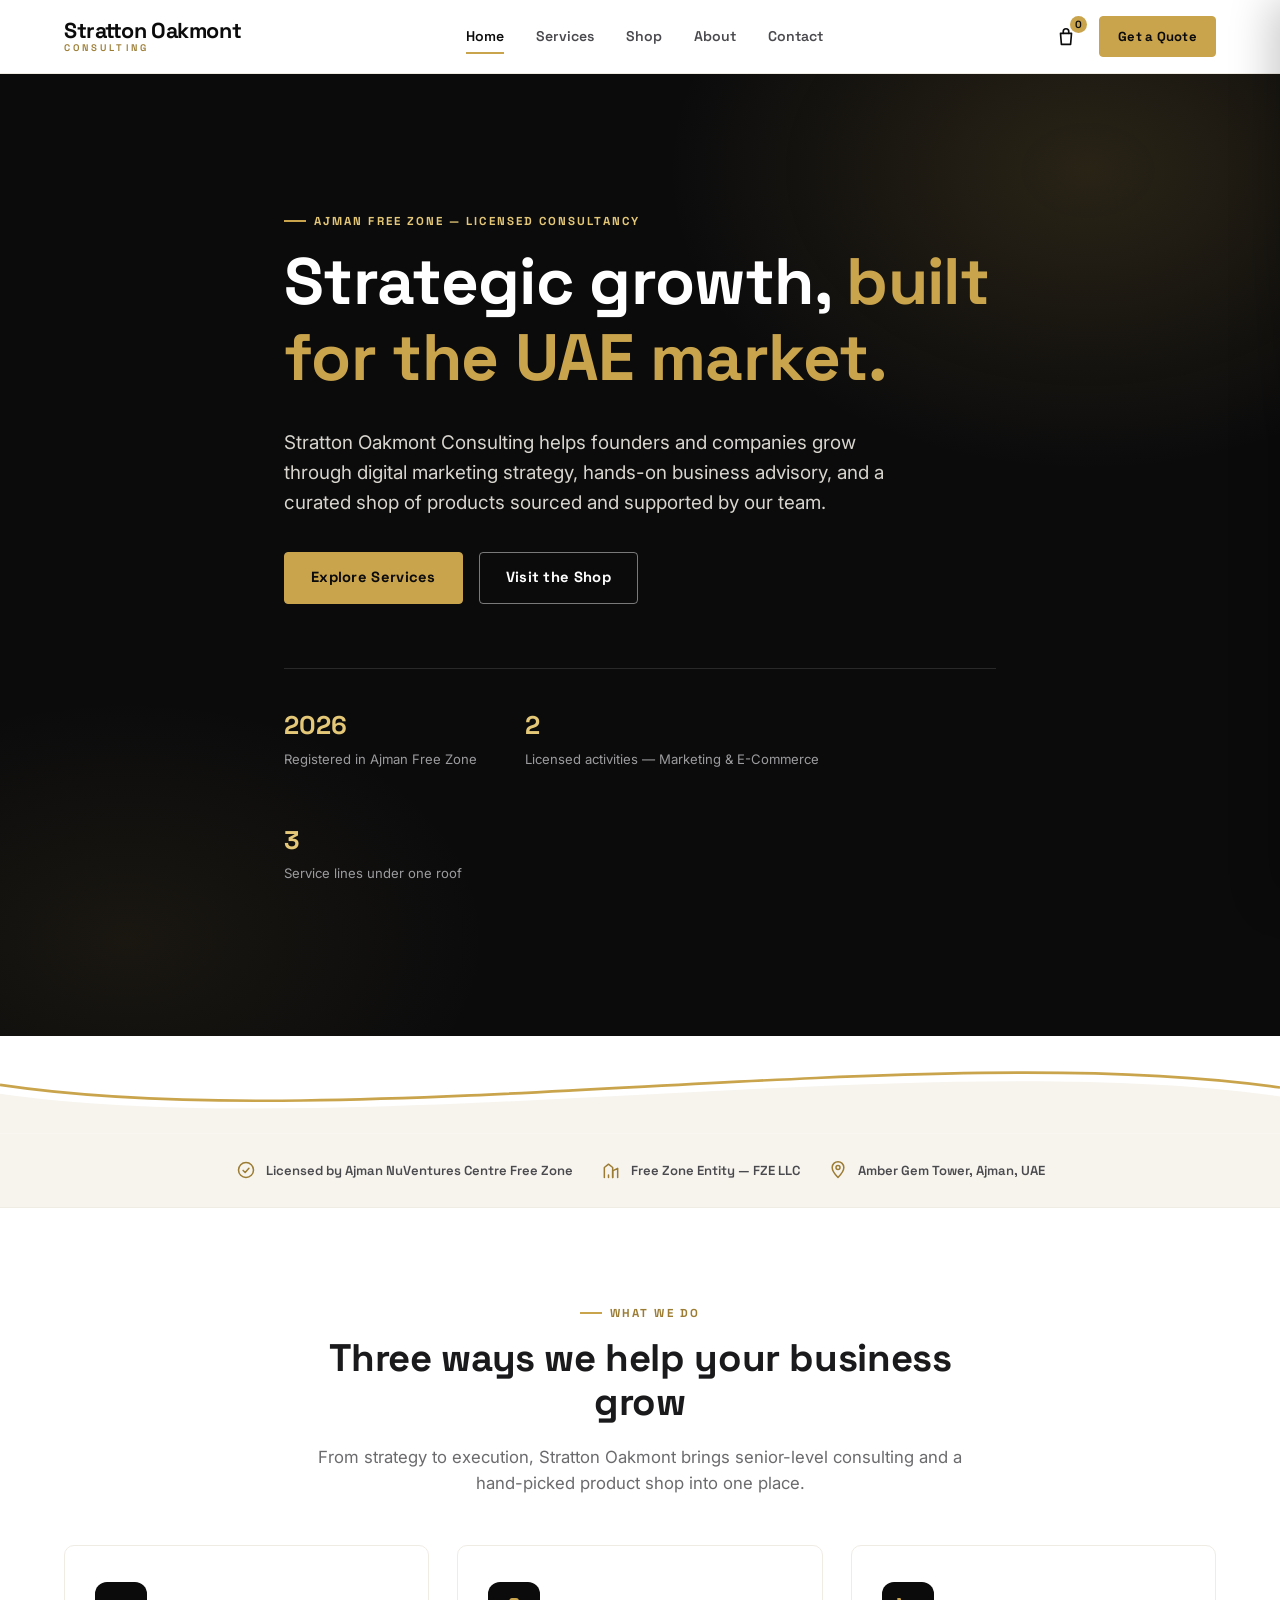
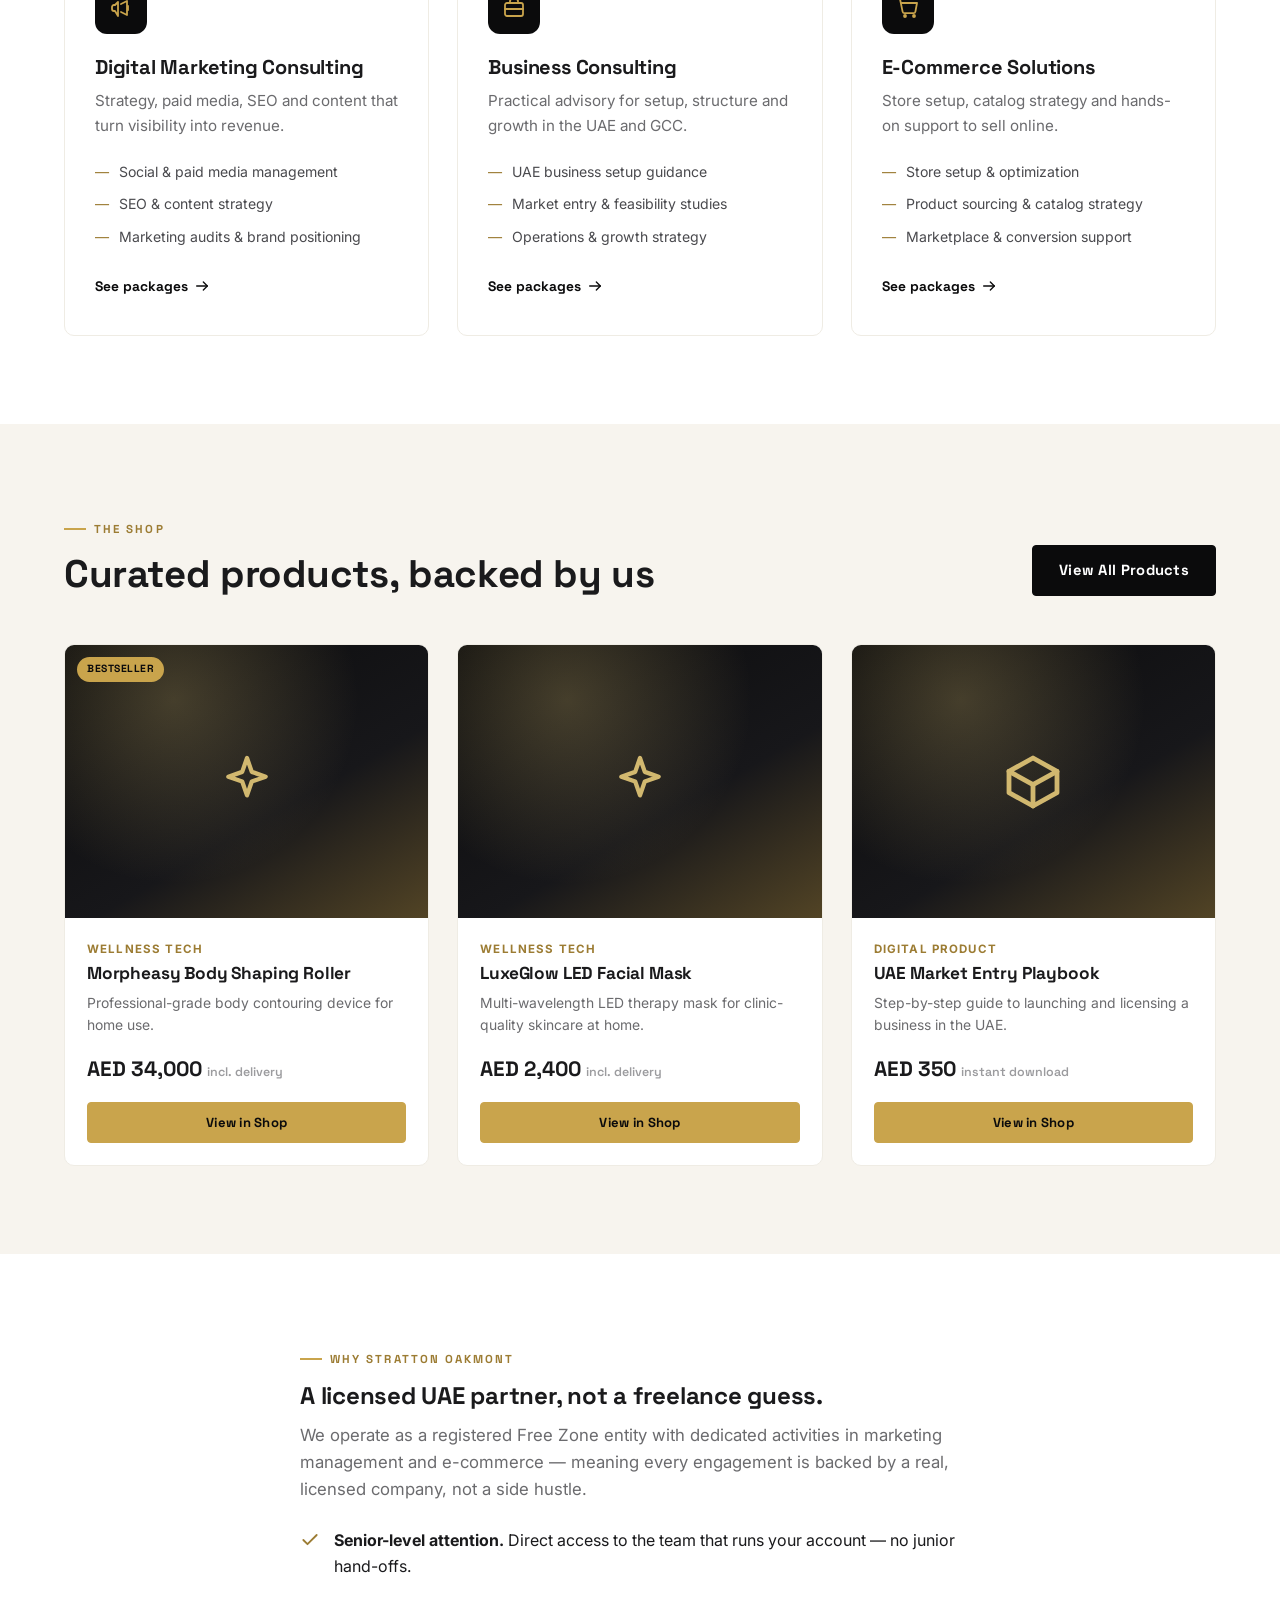
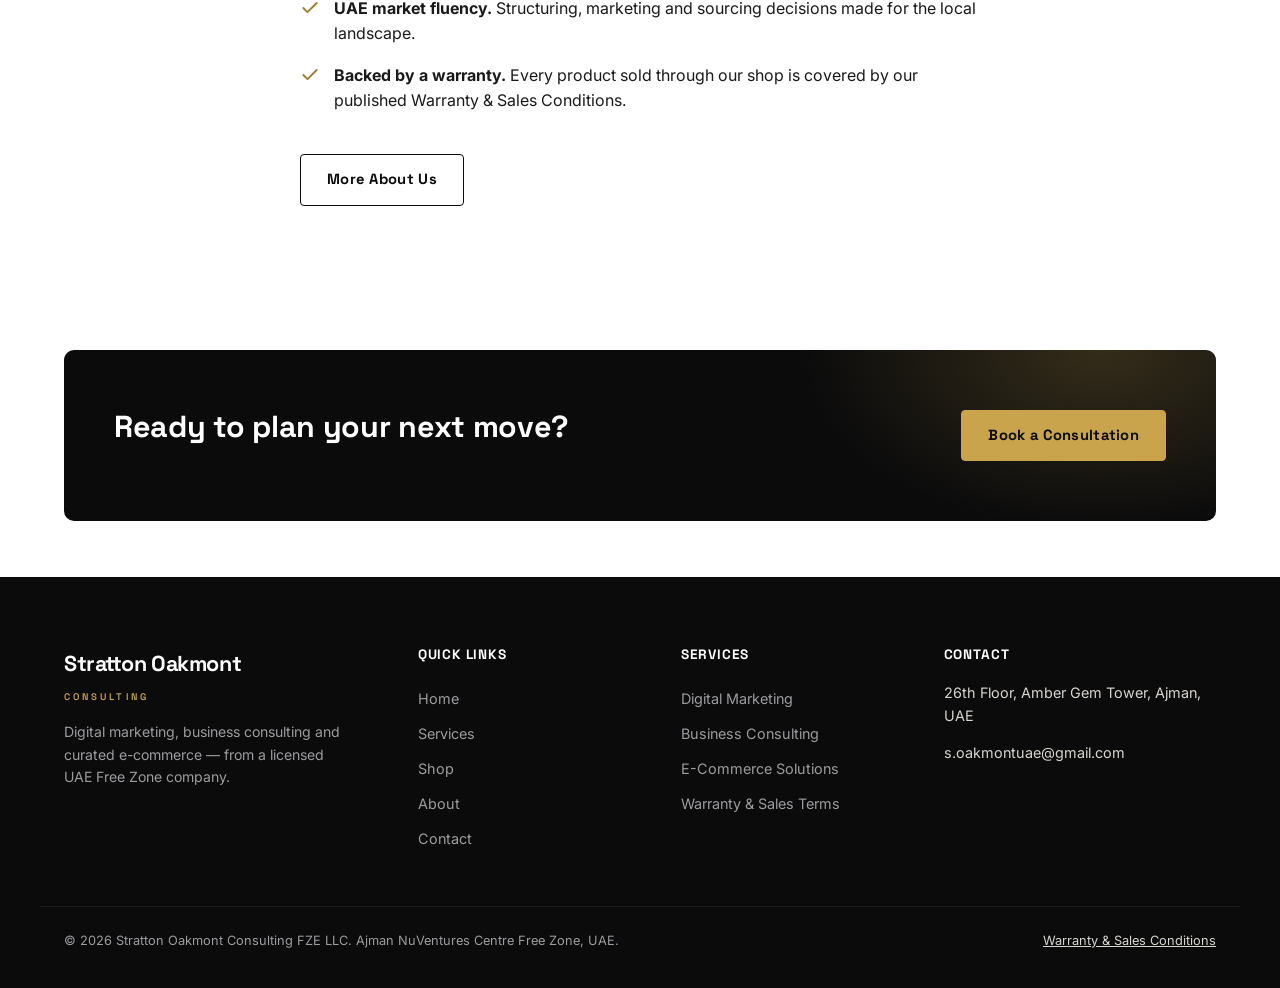
<file: index.html>
<!doctype html>
<html lang="en">
<head>
<meta charset="UTF-8">
<meta name="viewport" content="width=device-width, initial-scale=1.0">
<title>Stratton Oakmont Consulting | Digital Marketing, Business Consulting &amp; E-Commerce — UAE</title>
<meta name="description" content="Stratton Oakmont Consulting FZE LLC — licensed UAE consultancy delivering digital marketing strategy, business advisory and curated e-commerce products.">
<link rel="preconnect" href="https://fonts.googleapis.com">
<link href="https://fonts.googleapis.com/css2?family=Space+Grotesk:wght@500;600;700;800&family=Inter:wght@400;500;600;700&display=swap" rel="stylesheet">
<link rel="stylesheet" href="assets/css/style.css">
</head>
<body>

<header class="site-header">
  <div class="container header-inner">
    <a href="index.html" class="logo">
      <span class="logo-main">Stratton Oakmont</span>
      <span class="logo-sub">CONSULTING</span>
    </a>
    <nav class="main-nav" id="mainNav">
      <a href="index.html">Home</a>
      <a href="services.html">Services</a>
      <a href="shop.html">Shop</a>
      <a href="about.html">About</a>
      <a href="contact.html">Contact</a>
    </nav>
    <div class="header-actions">
      <button class="cart-btn" id="cartBtn" aria-label="Open inquiry cart">
        <svg width="22" height="22" viewBox="0 0 24 24" fill="none" stroke="currentColor" stroke-width="1.8" stroke-linecap="round" stroke-linejoin="round"><path d="M6 8h12l-1 12H7L6 8z"/><path d="M9 8V6a3 3 0 0 1 6 0v2"/></svg>
        <span class="cart-count">0</span>
      </button>
      <a href="contact.html" class="btn btn-gold btn-sm">Get a Quote</a>
      <button class="nav-toggle" id="navToggle" aria-label="Toggle menu">☰</button>
    </div>
  </div>
</header>

<!-- HERO -->
<section class="hero">
  <div class="container hero-inner">
    <div class="eyebrow">Ajman Free Zone — Licensed Consultancy</div>
    <h1>Strategic growth, <em>built for the UAE market.</em></h1>
    <p class="lead">Stratton Oakmont Consulting helps founders and companies grow through digital marketing strategy, hands-on business advisory, and a curated shop of products sourced and supported by our team.</p>
    <div class="hero-cta">
      <a href="services.html" class="btn btn-gold">Explore Services</a>
      <a href="shop.html" class="btn btn-outline-light">Visit the Shop</a>
    </div>
    <div class="hero-stats">
      <div class="hero-stat"><b>2026</b><span>Registered in Ajman Free Zone</span></div>
      <div class="hero-stat"><b>2</b><span>Licensed activities — Marketing &amp; E-Commerce</span></div>
      <div class="hero-stat"><b>3</b><span>Service lines under one roof</span></div>
    </div>
  </div>
</section>
<div class="wave-divider">
  <svg viewBox="0 0 1440 110" preserveAspectRatio="none" xmlns="http://www.w3.org/2000/svg">
    <path d="M0,55 C400,115 1040,0 1440,58" fill="none" stroke="#C9A44C" stroke-width="3"/>
    <path d="M0,65 C400,122 1040,10 1440,68 L1440,110 L0,110 Z" fill="#F7F4EE"/>
  </svg>
</div>

<!-- TRUST BAR -->
<div class="trust-bar">
  <div class="container">
    <div class="trust-item">
      <svg width="20" height="20" viewBox="0 0 24 24" fill="none" stroke="currentColor" stroke-width="1.8" stroke-linecap="round" stroke-linejoin="round"><circle cx="12" cy="12" r="9"/><path d="M8.5 12.5l2.5 2.5 4.5-5"/></svg>
      Licensed by Ajman NuVentures Centre Free Zone
    </div>
    <div class="trust-item">
      <svg width="20" height="20" viewBox="0 0 24 24" fill="none" stroke="currentColor" stroke-width="1.8" stroke-linecap="round" stroke-linejoin="round"><path d="M4 21V9l5-4 5 4v12"/><path d="M14 21v-8l6-3v11"/><path d="M9 21v-3"/></svg>
      Free Zone Entity — FZE LLC
    </div>
    <div class="trust-item">
      <svg width="20" height="20" viewBox="0 0 24 24" fill="none" stroke="currentColor" stroke-width="1.8" stroke-linecap="round" stroke-linejoin="round"><path d="M12 21s7-7.2 7-12a7 7 0 0 0-14 0c0 4.8 7 12 7 12z"/><circle cx="12" cy="9" r="2.4"/></svg>
      Amber Gem Tower, Ajman, UAE
    </div>
  </div>
</div>

<!-- SERVICES OVERVIEW -->
<section>
  <div class="container">
    <div class="section-head center">
      <div class="eyebrow">What We Do</div>
      <h2>Three ways we help your business grow</h2>
      <p>From strategy to execution, Stratton Oakmont brings senior-level consulting and a hand-picked product shop into one place.</p>
    </div>
    <div class="grid-3">
      <div class="service-card">
        <div class="service-icon">
          <svg width="24" height="24" viewBox="0 0 24 24" fill="none" stroke="currentColor" stroke-width="1.8" stroke-linecap="round" stroke-linejoin="round"><path d="M3 11v2a2 2 0 0 0 2 2h1l3 5V6L6 9H5a2 2 0 0 0-2 2z"/><path d="M12 8l6-3v14l-6-3"/><path d="M19 10v4"/></svg>
        </div>
        <h3>Digital Marketing Consulting</h3>
        <p>Strategy, paid media, SEO and content that turn visibility into revenue.</p>
        <ul>
          <li>Social &amp; paid media management</li>
          <li>SEO &amp; content strategy</li>
          <li>Marketing audits &amp; brand positioning</li>
        </ul>
        <a href="services.html#digital-marketing" class="link-arrow">See packages
          <svg width="16" height="16" viewBox="0 0 24 24" fill="none" stroke="currentColor" stroke-width="2" stroke-linecap="round" stroke-linejoin="round"><line x1="4" y1="12" x2="20" y2="12"/><polyline points="14 6 20 12 14 18"/></svg>
        </a>
      </div>
      <div class="service-card">
        <div class="service-icon">
          <svg width="24" height="24" viewBox="0 0 24 24" fill="none" stroke="currentColor" stroke-width="1.8" stroke-linecap="round" stroke-linejoin="round"><rect x="3" y="7" width="18" height="13" rx="2"/><path d="M8 7V5a2 2 0 0 1 2-2h4a2 2 0 0 1 2 2v2"/><line x1="3" y1="13" x2="21" y2="13"/></svg>
        </div>
        <h3>Business Consulting</h3>
        <p>Practical advisory for setup, structure and growth in the UAE and GCC.</p>
        <ul>
          <li>UAE business setup guidance</li>
          <li>Market entry &amp; feasibility studies</li>
          <li>Operations &amp; growth strategy</li>
        </ul>
        <a href="services.html#business-consulting" class="link-arrow">See packages
          <svg width="16" height="16" viewBox="0 0 24 24" fill="none" stroke="currentColor" stroke-width="2" stroke-linecap="round" stroke-linejoin="round"><line x1="4" y1="12" x2="20" y2="12"/><polyline points="14 6 20 12 14 18"/></svg>
        </a>
      </div>
      <div class="service-card">
        <div class="service-icon">
          <svg width="24" height="24" viewBox="0 0 24 24" fill="none" stroke="currentColor" stroke-width="1.8" stroke-linecap="round" stroke-linejoin="round"><circle cx="9" cy="20" r="1"/><circle cx="18" cy="20" r="1"/><path d="M2 3h2l2.6 12.6a2 2 0 0 0 2 1.6h8.8a2 2 0 0 0 2-1.6L21 7H6"/></svg>
        </div>
        <h3>E-Commerce Solutions</h3>
        <p>Store setup, catalog strategy and hands-on support to sell online.</p>
        <ul>
          <li>Store setup &amp; optimization</li>
          <li>Product sourcing &amp; catalog strategy</li>
          <li>Marketplace &amp; conversion support</li>
        </ul>
        <a href="services.html#ecommerce" class="link-arrow">See packages
          <svg width="16" height="16" viewBox="0 0 24 24" fill="none" stroke="currentColor" stroke-width="2" stroke-linecap="round" stroke-linejoin="round"><line x1="4" y1="12" x2="20" y2="12"/><polyline points="14 6 20 12 14 18"/></svg>
        </a>
      </div>
    </div>
  </div>
</section>

<!-- FEATURED SHOP -->
<section style="background:var(--cream)">
  <div class="container">
    <div class="section-head" style="display:flex;align-items:flex-end;justify-content:space-between;flex-wrap:wrap;gap:20px;max-width:none">
      <div>
        <div class="eyebrow">The Shop</div>
        <h2 style="margin-bottom:0">Curated products, backed by us</h2>
      </div>
      <a href="shop.html" class="btn btn-dark">View All Products</a>
    </div>
    <div class="product-grid mt-40">
      <div class="product-card">
        <div class="product-media">
          <span class="product-tag">Bestseller</span>
          <svg viewBox="0 0 24 24" fill="none" stroke="currentColor" stroke-width="1.6" stroke-linecap="round" stroke-linejoin="round"><path d="M12 3l1.8 5.2L19 10l-5.2 1.8L12 17l-1.8-5.2L5 10l5.2-1.8L12 3z"/></svg>
        </div>
        <div class="product-body">
          <div class="product-cat">Wellness Tech</div>
          <h3>Morpheasy Body Shaping Roller</h3>
          <p>Professional-grade body contouring device for home use.</p>
          <div class="product-price">AED 34,000 <span>incl. delivery</span></div>
          <div class="product-actions">
            <a href="shop.html" class="btn btn-gold btn-sm">View in Shop</a>
          </div>
        </div>
      </div>
      <div class="product-card">
        <div class="product-media">
          <svg viewBox="0 0 24 24" fill="none" stroke="currentColor" stroke-width="1.6" stroke-linecap="round" stroke-linejoin="round"><path d="M12 3l1.8 5.2L19 10l-5.2 1.8L12 17l-1.8-5.2L5 10l5.2-1.8L12 3z"/></svg>
        </div>
        <div class="product-body">
          <div class="product-cat">Wellness Tech</div>
          <h3>LuxeGlow LED Facial Mask</h3>
          <p>Multi-wavelength LED therapy mask for clinic-quality skincare at home.</p>
          <div class="product-price">AED 2,400 <span>incl. delivery</span></div>
          <div class="product-actions">
            <a href="shop.html" class="btn btn-gold btn-sm">View in Shop</a>
          </div>
        </div>
      </div>
      <div class="product-card">
        <div class="product-media">
          <svg viewBox="0 0 24 24" fill="none" stroke="currentColor" stroke-width="1.8" stroke-linecap="round" stroke-linejoin="round"><path d="M21 8l-9-5-9 5 9 5 9-5z"/><path d="M3 8v8l9 5 9-5V8"/><path d="M12 13v8"/></svg>
        </div>
        <div class="product-body">
          <div class="product-cat">Digital Product</div>
          <h3>UAE Market Entry Playbook</h3>
          <p>Step-by-step guide to launching and licensing a business in the UAE.</p>
          <div class="product-price">AED 350 <span>instant download</span></div>
          <div class="product-actions">
            <a href="shop.html" class="btn btn-gold btn-sm">View in Shop</a>
          </div>
        </div>
      </div>
    </div>
  </div>
</section>

<!-- WHY US -->
<section>
  <div class="container">
    <div style="max-width:680px;margin:0 auto">
      <div class="eyebrow">Why Stratton Oakmont</div>
      <h2>A licensed UAE partner, not a freelance guess.</h2>
      <p style="color:var(--gray-600);font-size:1.05rem;margin-bottom:26px">We operate as a registered Free Zone entity with dedicated activities in marketing management and e-commerce — meaning every engagement is backed by a real, licensed company, not a side hustle.</p>
      <ul style="display:flex;flex-direction:column;gap:16px">
        <li style="display:flex;gap:14px;align-items:flex-start">
          <svg width="20" height="20" style="flex-shrink:0;margin-top:2px;color:var(--gold-dark)" viewBox="0 0 24 24" fill="none" stroke="currentColor" stroke-width="2.2" stroke-linecap="round" stroke-linejoin="round"><polyline points="20 6 9 17 4 12"/></svg>
          <span><b>Senior-level attention.</b> Direct access to the team that runs your account — no junior hand-offs.</span>
        </li>
        <li style="display:flex;gap:14px;align-items:flex-start">
          <svg width="20" height="20" style="flex-shrink:0;margin-top:2px;color:var(--gold-dark)" viewBox="0 0 24 24" fill="none" stroke="currentColor" stroke-width="2.2" stroke-linecap="round" stroke-linejoin="round"><polyline points="20 6 9 17 4 12"/></svg>
          <span><b>UAE market fluency.</b> Structuring, marketing and sourcing decisions made for the local landscape.</span>
        </li>
        <li style="display:flex;gap:14px;align-items:flex-start">
          <svg width="20" height="20" style="flex-shrink:0;margin-top:2px;color:var(--gold-dark)" viewBox="0 0 24 24" fill="none" stroke="currentColor" stroke-width="2.2" stroke-linecap="round" stroke-linejoin="round"><polyline points="20 6 9 17 4 12"/></svg>
          <span><b>Backed by a warranty.</b> Every product sold through our shop is covered by our published Warranty &amp; Sales Conditions.</span>
        </li>
      </ul>
      <a href="about.html" class="btn btn-outline mt-40">More About Us</a>
    </div>
  </div>
</section>

<!-- CTA -->
<section class="section-tight">
  <div class="container">
    <div class="cta-banner">
      <h2>Ready to plan your next move?</h2>
      <div class="cta-actions">
        <a href="contact.html" class="btn btn-gold">Book a Consultation</a>
      </div>
    </div>
  </div>
</section>

<!-- CART DRAWER -->
<div class="cart-overlay" id="cartOverlay"></div>
<div class="cart-drawer" id="cartDrawer">
  <div class="cart-drawer-inner">
    <div class="cart-header"><h3>Your Inquiry List</h3><button id="cartClose" aria-label="Close cart">&times;</button></div>
    <div class="cart-items" id="cartItems"></div>
    <div class="cart-footer">
      <div class="cart-total"><span>Estimated Total</span><span id="cartTotal">AED 0</span></div>
      <a href="contact.html#quote" class="btn btn-gold btn-block">Request This Quote</a>
      <button class="btn btn-outline btn-block" id="cartClear">Clear List</button>
    </div>
  </div>
</div>

<footer class="site-footer">
  <div class="container footer-grid">
    <div class="footer-brand">
      <span class="logo-main">Stratton Oakmont</span><br>
      <span class="logo-sub" style="color:var(--gold)">CONSULTING</span>
      <p>Digital marketing, business consulting and curated e-commerce — from a licensed UAE Free Zone company.</p>
    </div>
    <div class="footer-links">
      <h4>Quick Links</h4>
      <a href="index.html">Home</a>
      <a href="services.html">Services</a>
      <a href="shop.html">Shop</a>
      <a href="about.html">About</a>
      <a href="contact.html">Contact</a>
    </div>
    <div class="footer-services">
      <h4>Services</h4>
      <a href="services.html#digital-marketing">Digital Marketing</a>
      <a href="services.html#business-consulting">Business Consulting</a>
      <a href="services.html#ecommerce">E-Commerce Solutions</a>
      <a href="terms.html">Warranty &amp; Sales Terms</a>
    </div>
    <div class="footer-contact">
      <h4>Contact</h4>
      <div class="contact-line"><span>26th Floor, Amber Gem Tower, Ajman, UAE</span></div>
      <div class="contact-line"><span>s.oakmontuae@gmail.com</span></div>
    </div>
  </div>
  <div class="footer-bottom container">
    <p>© 2026 Stratton Oakmont Consulting FZE LLC. Ajman NuVentures Centre Free Zone, UAE.</p>
    <a href="terms.html">Warranty &amp; Sales Conditions</a>
  </div>
</footer>

<script src="assets/js/cart.js"></script>
<script src="assets/js/main.js"></script>
</body>
</html>
</file>
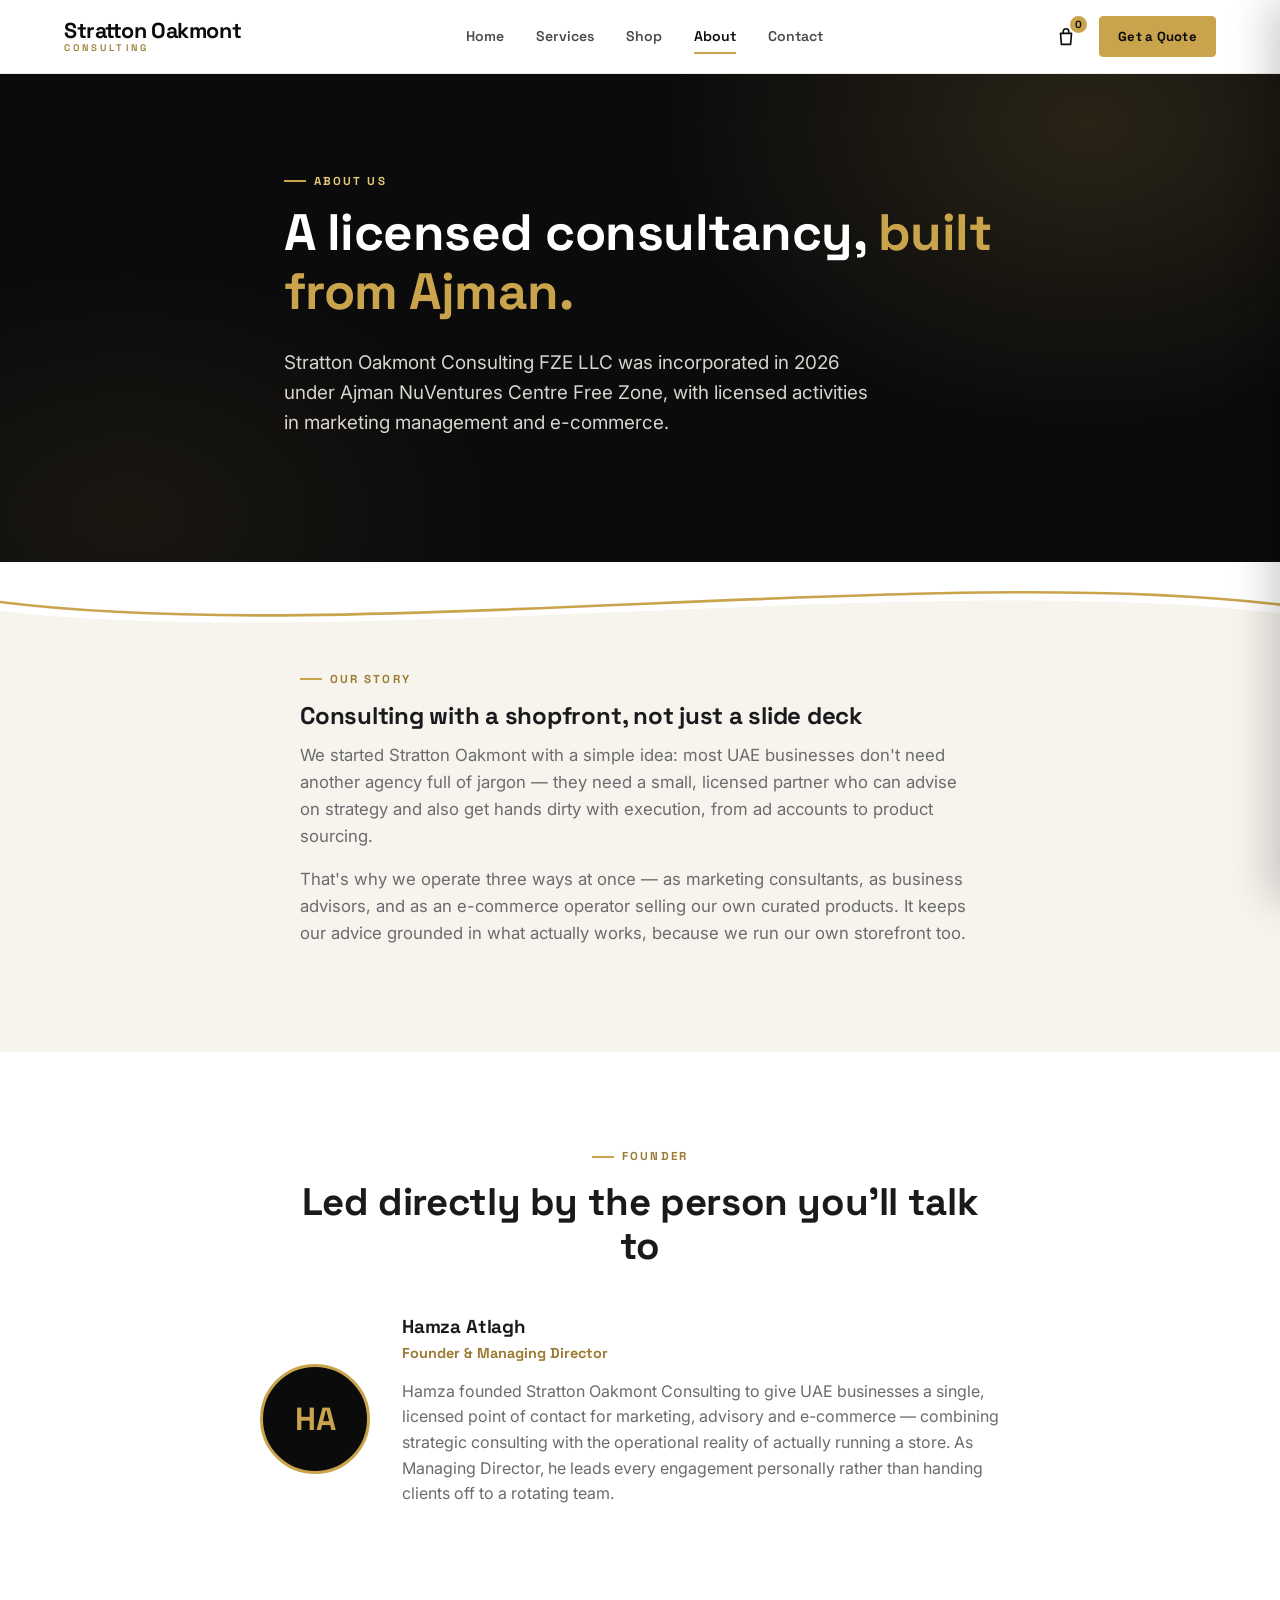
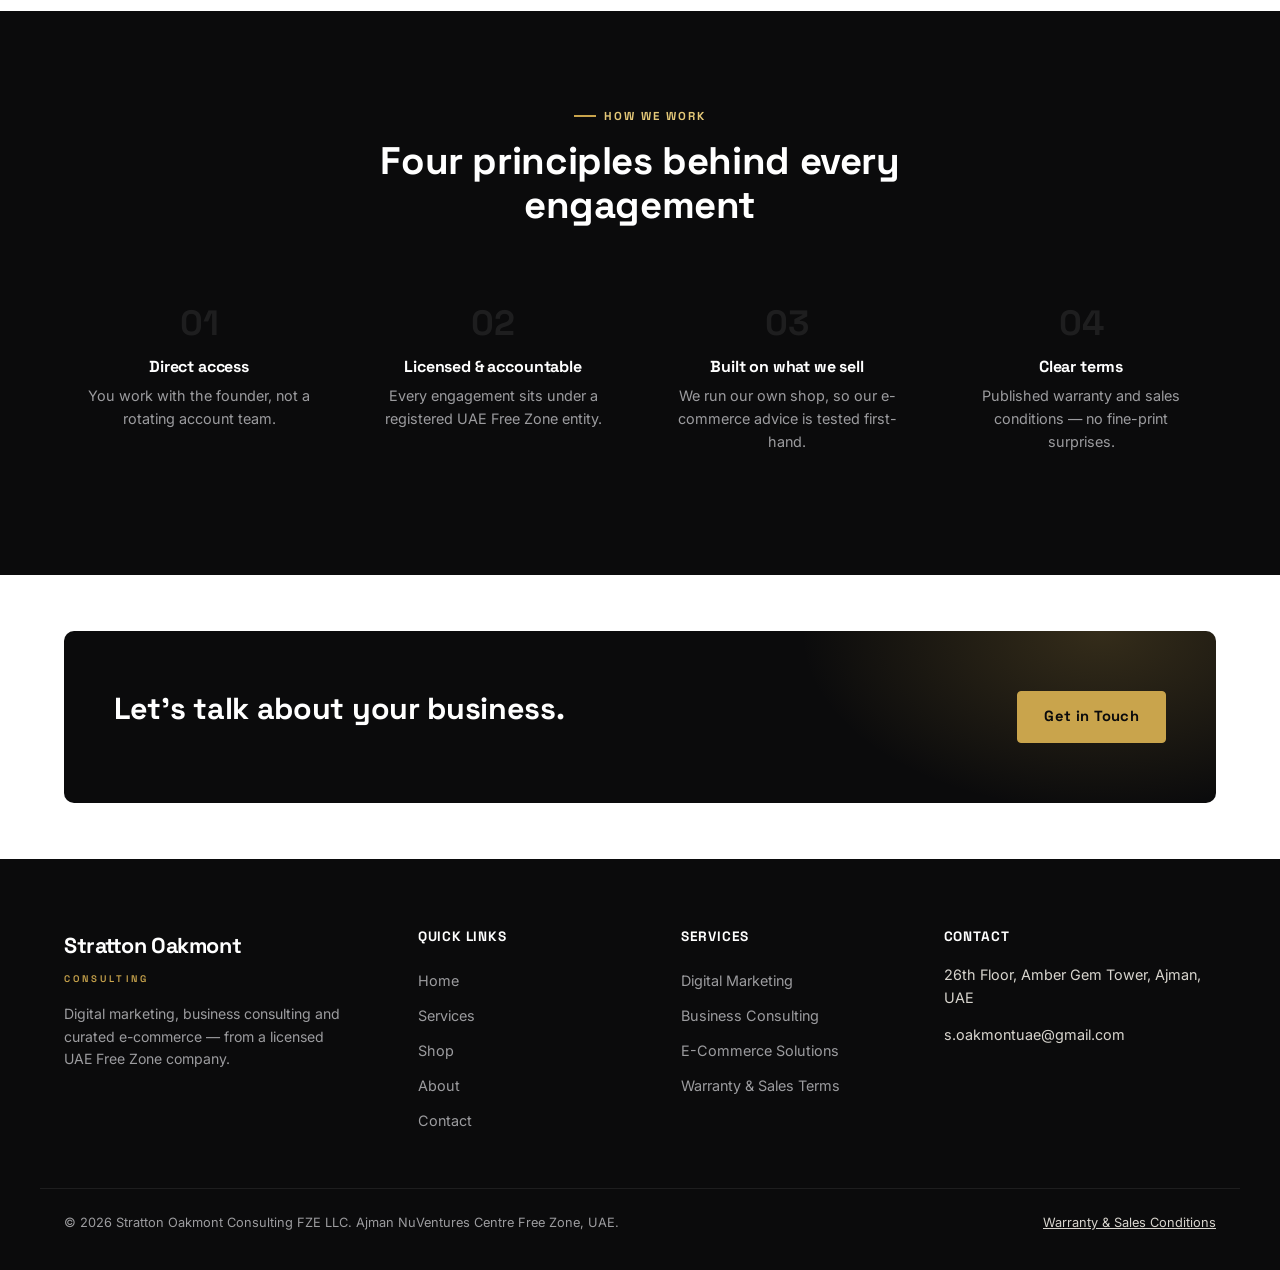
<file: about.html>
<!doctype html>
<html lang="en">
<head>
<meta charset="UTF-8">
<meta name="viewport" content="width=device-width, initial-scale=1.0">
<title>About Us | Stratton Oakmont Consulting</title>
<meta name="description" content="Stratton Oakmont Consulting FZE LLC — a licensed Ajman Free Zone company founded by Hamza Atlagh.">
<link rel="preconnect" href="https://fonts.googleapis.com">
<link href="https://fonts.googleapis.com/css2?family=Space+Grotesk:wght@500;600;700;800&family=Inter:wght@400;500;600;700&display=swap" rel="stylesheet">
<link rel="stylesheet" href="assets/css/style.css">
</head>
<body>

<header class="site-header">
  <div class="container header-inner">
    <a href="index.html" class="logo">
      <span class="logo-main">Stratton Oakmont</span>
      <span class="logo-sub">CONSULTING</span>
    </a>
    <nav class="main-nav" id="mainNav">
      <a href="index.html">Home</a>
      <a href="services.html">Services</a>
      <a href="shop.html">Shop</a>
      <a href="about.html">About</a>
      <a href="contact.html">Contact</a>
    </nav>
    <div class="header-actions">
      <button class="cart-btn" id="cartBtn" aria-label="Open inquiry cart">
        <svg width="22" height="22" viewBox="0 0 24 24" fill="none" stroke="currentColor" stroke-width="1.8" stroke-linecap="round" stroke-linejoin="round"><path d="M6 8h12l-1 12H7L6 8z"/><path d="M9 8V6a3 3 0 0 1 6 0v2"/></svg>
        <span class="cart-count">0</span>
      </button>
      <a href="contact.html" class="btn btn-gold btn-sm">Get a Quote</a>
      <button class="nav-toggle" id="navToggle" aria-label="Toggle menu">☰</button>
    </div>
  </div>
</header>

<section class="hero" style="padding:90px 0 90px">
  <div class="container hero-inner">
    <div class="eyebrow">About Us</div>
    <h1 style="font-size:clamp(2.1rem,4vw,3.2rem)">A licensed consultancy, <em>built from Ajman.</em></h1>
    <p class="lead">Stratton Oakmont Consulting FZE LLC was incorporated in 2026 under Ajman NuVentures Centre Free Zone, with licensed activities in marketing management and e-commerce.</p>
  </div>
</section>
<div class="wave-divider">
  <svg viewBox="0 0 1440 90" preserveAspectRatio="none" xmlns="http://www.w3.org/2000/svg">
    <path d="M0,45 C400,95 1040,0 1440,48" fill="none" stroke="#C9A44C" stroke-width="3"/>
    <path d="M0,55 C400,100 1040,10 1440,58 L1440,90 L0,90 Z" fill="#F7F4EE"/>
  </svg>
</div>

<section style="background:var(--cream);padding-top:20px">
  <div class="container">
    <div style="max-width:680px;margin:0 auto">
      <div class="eyebrow">Our Story</div>
      <h2>Consulting with a shopfront, not just a slide deck</h2>
      <p style="color:var(--gray-600);font-size:1.05rem">We started Stratton Oakmont with a simple idea: most UAE businesses don't need another agency full of jargon — they need a small, licensed partner who can advise on strategy and also get hands dirty with execution, from ad accounts to product sourcing.</p>
      <p style="color:var(--gray-600);font-size:1.05rem">That's why we operate three ways at once — as marketing consultants, as business advisors, and as an e-commerce operator selling our own curated products. It keeps our advice grounded in what actually works, because we run our own storefront too.</p>
    </div>
  </div>
</section>

<section>
  <div class="container">
    <div class="section-head center">
      <div class="eyebrow">Founder</div>
      <h2>Led directly by the person you'll talk to</h2>
    </div>
    <div class="founder-block" style="max-width:760px;margin:0 auto">
      <div class="avatar-mono">HA</div>
      <div>
        <h3 style="margin-bottom:4px">Hamza Atlagh</h3>
        <p style="color:var(--gold-dark);font-weight:700;font-family:var(--font-head);font-size:.9rem;margin-bottom:14px">Founder &amp; Managing Director</p>
        <p style="color:var(--gray-600)">Hamza founded Stratton Oakmont Consulting to give UAE businesses a single, licensed point of contact for marketing, advisory and e-commerce — combining strategic consulting with the operational reality of actually running a store. As Managing Director, he leads every engagement personally rather than handing clients off to a rotating team.</p>
      </div>
    </div>
  </div>
</section>

<section style="background:var(--black);color:var(--white)">
  <div class="container">
    <div class="section-head center">
      <div class="eyebrow" style="color:var(--gold-light)">How We Work</div>
      <h2 style="color:var(--white)">Four principles behind every engagement</h2>
    </div>
    <div class="values-grid">
      <div class="value-item">
        <span class="num" style="color:rgba(255,255,255,.08)">01</span>
        <h4 style="color:var(--white)">Direct access</h4>
        <p style="color:var(--gray-400);font-size:.9rem">You work with the founder, not a rotating account team.</p>
      </div>
      <div class="value-item">
        <span class="num" style="color:rgba(255,255,255,.08)">02</span>
        <h4 style="color:var(--white)">Licensed &amp; accountable</h4>
        <p style="color:var(--gray-400);font-size:.9rem">Every engagement sits under a registered UAE Free Zone entity.</p>
      </div>
      <div class="value-item">
        <span class="num" style="color:rgba(255,255,255,.08)">03</span>
        <h4 style="color:var(--white)">Built on what we sell</h4>
        <p style="color:var(--gray-400);font-size:.9rem">We run our own shop, so our e-commerce advice is tested first-hand.</p>
      </div>
      <div class="value-item">
        <span class="num" style="color:rgba(255,255,255,.08)">04</span>
        <h4 style="color:var(--white)">Clear terms</h4>
        <p style="color:var(--gray-400);font-size:.9rem">Published warranty and sales conditions — no fine-print surprises.</p>
      </div>
    </div>
  </div>
</section>

<section class="section-tight">
  <div class="container">
    <div class="cta-banner">
      <h2>Let's talk about your business.</h2>
      <div class="cta-actions">
        <a href="contact.html" class="btn btn-gold">Get in Touch</a>
      </div>
    </div>
  </div>
</section>

<div class="cart-overlay" id="cartOverlay"></div>
<div class="cart-drawer" id="cartDrawer">
  <div class="cart-drawer-inner">
    <div class="cart-header"><h3>Your Inquiry List</h3><button id="cartClose" aria-label="Close cart">&times;</button></div>
    <div class="cart-items" id="cartItems"></div>
    <div class="cart-footer">
      <div class="cart-total"><span>Estimated Total</span><span id="cartTotal">AED 0</span></div>
      <a href="contact.html#quote" class="btn btn-gold btn-block">Request This Quote</a>
      <button class="btn btn-outline btn-block" id="cartClear">Clear List</button>
    </div>
  </div>
</div>

<footer class="site-footer">
  <div class="container footer-grid">
    <div class="footer-brand">
      <span class="logo-main">Stratton Oakmont</span><br>
      <span class="logo-sub" style="color:var(--gold)">CONSULTING</span>
      <p>Digital marketing, business consulting and curated e-commerce — from a licensed UAE Free Zone company.</p>
    </div>
    <div class="footer-links">
      <h4>Quick Links</h4>
      <a href="index.html">Home</a>
      <a href="services.html">Services</a>
      <a href="shop.html">Shop</a>
      <a href="about.html">About</a>
      <a href="contact.html">Contact</a>
    </div>
    <div class="footer-services">
      <h4>Services</h4>
      <a href="services.html#digital-marketing">Digital Marketing</a>
      <a href="services.html#business-consulting">Business Consulting</a>
      <a href="services.html#ecommerce">E-Commerce Solutions</a>
      <a href="terms.html">Warranty &amp; Sales Terms</a>
    </div>
    <div class="footer-contact">
      <h4>Contact</h4>
      <div class="contact-line"><span>26th Floor, Amber Gem Tower, Ajman, UAE</span></div>
      <div class="contact-line"><span>s.oakmontuae@gmail.com</span></div>
    </div>
  </div>
  <div class="footer-bottom container">
    <p>© 2026 Stratton Oakmont Consulting FZE LLC. Ajman NuVentures Centre Free Zone, UAE.</p>
    <a href="terms.html">Warranty &amp; Sales Conditions</a>
  </div>
</footer>

<script src="assets/js/cart.js"></script>
<script src="assets/js/main.js"></script>
</body>
</html>
</file>
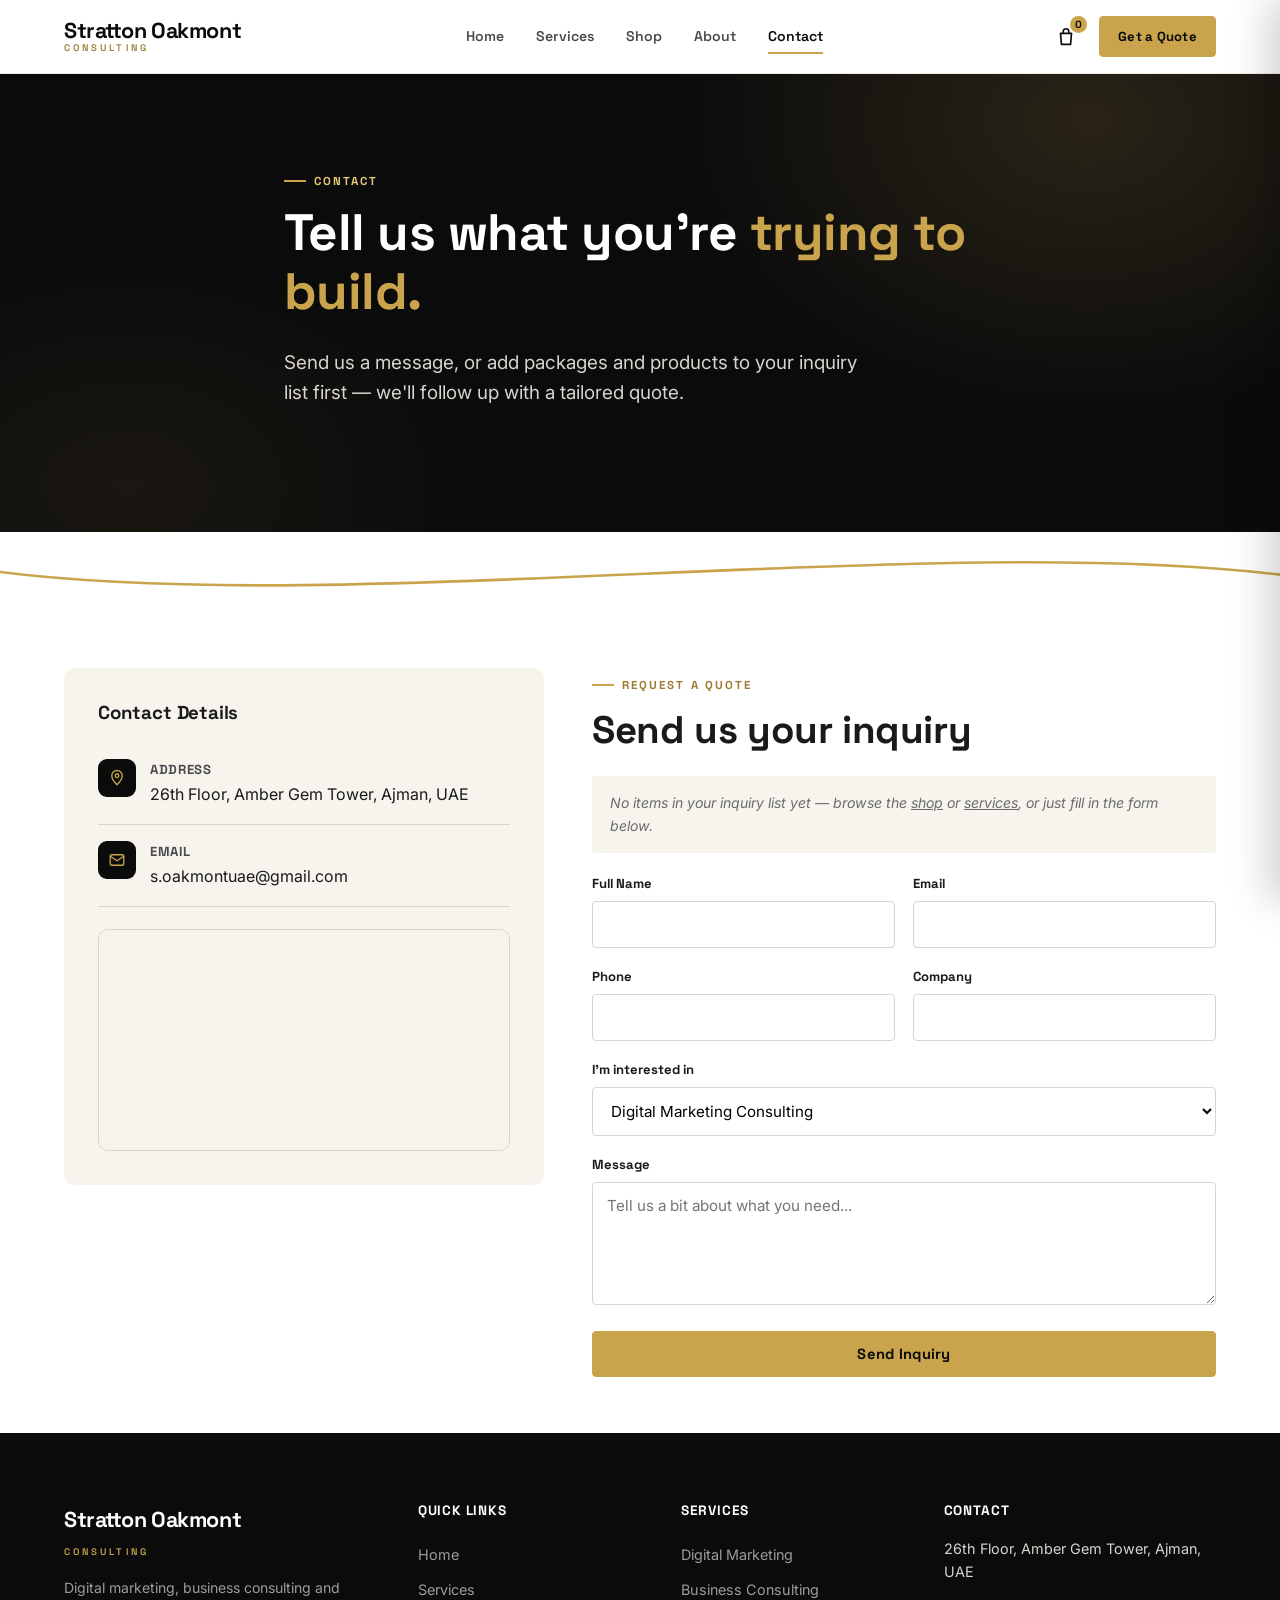
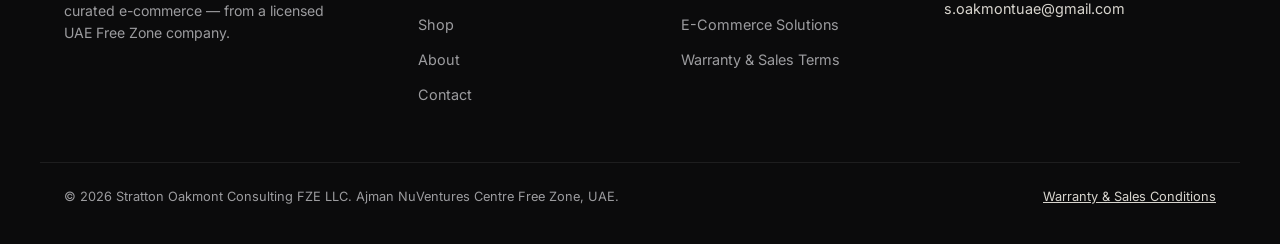
<file: contact.html>
<!doctype html>
<html lang="en">
<head>
<meta charset="UTF-8">
<meta name="viewport" content="width=device-width, initial-scale=1.0">
<title>Contact | Stratton Oakmont Consulting</title>
<meta name="description" content="Get in touch with Stratton Oakmont Consulting, Ajman UAE — request a quote for digital marketing, business consulting or shop products.">
<link rel="preconnect" href="https://fonts.googleapis.com">
<link href="https://fonts.googleapis.com/css2?family=Space+Grotesk:wght@500;600;700;800&family=Inter:wght@400;500;600;700&display=swap" rel="stylesheet">
<link rel="stylesheet" href="assets/css/style.css">
</head>
<body>

<header class="site-header">
  <div class="container header-inner">
    <a href="index.html" class="logo">
      <span class="logo-main">Stratton Oakmont</span>
      <span class="logo-sub">CONSULTING</span>
    </a>
    <nav class="main-nav" id="mainNav">
      <a href="index.html">Home</a>
      <a href="services.html">Services</a>
      <a href="shop.html">Shop</a>
      <a href="about.html">About</a>
      <a href="contact.html">Contact</a>
    </nav>
    <div class="header-actions">
      <button class="cart-btn" id="cartBtn" aria-label="Open inquiry cart">
        <svg width="22" height="22" viewBox="0 0 24 24" fill="none" stroke="currentColor" stroke-width="1.8" stroke-linecap="round" stroke-linejoin="round"><path d="M6 8h12l-1 12H7L6 8z"/><path d="M9 8V6a3 3 0 0 1 6 0v2"/></svg>
        <span class="cart-count">0</span>
      </button>
      <a href="contact.html" class="btn btn-gold btn-sm">Get a Quote</a>
      <button class="nav-toggle" id="navToggle" aria-label="Toggle menu">☰</button>
    </div>
  </div>
</header>

<section class="hero" style="padding:90px 0 90px">
  <div class="container hero-inner">
    <div class="eyebrow">Contact</div>
    <h1 style="font-size:clamp(2.1rem,4vw,3.2rem)">Tell us what you're <em>trying to build.</em></h1>
    <p class="lead">Send us a message, or add packages and products to your inquiry list first — we'll follow up with a tailored quote.</p>
  </div>
</section>
<div class="wave-divider">
  <svg viewBox="0 0 1440 90" preserveAspectRatio="none" xmlns="http://www.w3.org/2000/svg">
    <path d="M0,45 C400,95 1040,0 1440,48" fill="none" stroke="#C9A44C" stroke-width="3"/>
    <path d="M0,55 C400,100 1040,10 1440,58 L1440,90 L0,90 Z" fill="#FFFFFF"/>
  </svg>
</div>

<section id="quote" class="section-tight">
  <div class="container contact-grid">

    <div>
      <div class="contact-info-card">
        <h3 style="margin-bottom:20px">Contact Details</h3>
        <div class="contact-line">
          <div class="ic"><svg width="18" height="18" viewBox="0 0 24 24" fill="none" stroke="currentColor" stroke-width="1.8" stroke-linecap="round" stroke-linejoin="round"><path d="M12 21s7-7.2 7-12a7 7 0 0 0-14 0c0 4.8 7 12 7 12z"/><circle cx="12" cy="9" r="2.4"/></svg></div>
          <div><b>Address</b>26th Floor, Amber Gem Tower, Ajman, UAE</div>
        </div>
        <div class="contact-line">
          <div class="ic"><svg width="18" height="18" viewBox="0 0 24 24" fill="none" stroke="currentColor" stroke-width="1.8" stroke-linecap="round" stroke-linejoin="round"><rect x="3" y="5" width="18" height="14" rx="2"/><path d="M3 7l9 6 9-6"/></svg></div>
          <div><b>Email</b>s.oakmontuae@gmail.com</div>
        </div>
        <div class="map-embed">
          <iframe src="https://www.google.com/maps?q=Amber%20Gem%20Tower%2C%20Sheikh%20Khalifa%20Street%2C%20Ajman%2C%20UAE&output=embed" loading="lazy" referrerpolicy="no-referrer-when-downgrade" title="Stratton Oakmont Consulting location — Amber Gem Tower, Ajman"></iframe>
        </div>
      </div>
    </div>

    <div>
      <div class="section-head" style="margin-bottom:24px">
        <div class="eyebrow">Request a Quote</div>
        <h2 style="margin-bottom:0">Send us your inquiry</h2>
      </div>

      <div class="quote-summary empty" id="quoteSummary">No items in your inquiry list yet — browse the <a href="shop.html" style="text-decoration:underline">shop</a> or <a href="services.html" style="text-decoration:underline">services</a>, or just fill in the form below.</div>

      <form action="https://formsubmit.co/s.oakmontuae@gmail.com" method="POST" id="quoteForm">
        <input type="hidden" name="_subject" value="New website inquiry — Stratton Oakmont Consulting">
        <input type="hidden" name="_template" value="table">
        <input type="hidden" name="_next" value="thank-you.html">
        <input type="text" name="_honey" class="honey" tabindex="-1" autocomplete="off">

        <div class="form-row">
          <div class="form-field">
            <label for="fName">Full Name</label>
            <input type="text" id="fName" name="Name" required>
          </div>
          <div class="form-field">
            <label for="fEmail">Email</label>
            <input type="email" id="fEmail" name="Email" required>
          </div>
        </div>
        <div class="form-row">
          <div class="form-field">
            <label for="fPhone">Phone</label>
            <input type="tel" id="fPhone" name="Phone">
          </div>
          <div class="form-field">
            <label for="fCompany">Company</label>
            <input type="text" id="fCompany" name="Company">
          </div>
        </div>
        <div class="form-field">
          <label for="fInterest">I'm interested in</label>
          <select id="fInterest" name="Interested In">
            <option>Digital Marketing Consulting</option>
            <option>Business Consulting</option>
            <option>E-Commerce Solutions</option>
            <option>A Shop Product</option>
            <option>Something Else</option>
          </select>
        </div>
        <div class="form-field">
          <label for="fMessage">Message</label>
          <textarea id="fMessage" name="Message" rows="5" required placeholder="Tell us a bit about what you need..."></textarea>
        </div>
        <input type="hidden" name="Selected Items" id="cartFieldValue" value="None">

        <button type="submit" class="btn btn-gold btn-block">Send Inquiry</button>
      </form>
    </div>

  </div>
</section>

<div class="cart-overlay" id="cartOverlay"></div>
<div class="cart-drawer" id="cartDrawer">
  <div class="cart-drawer-inner">
    <div class="cart-header"><h3>Your Inquiry List</h3><button id="cartClose" aria-label="Close cart">&times;</button></div>
    <div class="cart-items" id="cartItems"></div>
    <div class="cart-footer">
      <div class="cart-total"><span>Estimated Total</span><span id="cartTotal">AED 0</span></div>
      <a href="contact.html#quote" class="btn btn-gold btn-block">Request This Quote</a>
      <button class="btn btn-outline btn-block" id="cartClear">Clear List</button>
    </div>
  </div>
</div>

<footer class="site-footer">
  <div class="container footer-grid">
    <div class="footer-brand">
      <span class="logo-main">Stratton Oakmont</span><br>
      <span class="logo-sub" style="color:var(--gold)">CONSULTING</span>
      <p>Digital marketing, business consulting and curated e-commerce — from a licensed UAE Free Zone company.</p>
    </div>
    <div class="footer-links">
      <h4>Quick Links</h4>
      <a href="index.html">Home</a>
      <a href="services.html">Services</a>
      <a href="shop.html">Shop</a>
      <a href="about.html">About</a>
      <a href="contact.html">Contact</a>
    </div>
    <div class="footer-services">
      <h4>Services</h4>
      <a href="services.html#digital-marketing">Digital Marketing</a>
      <a href="services.html#business-consulting">Business Consulting</a>
      <a href="services.html#ecommerce">E-Commerce Solutions</a>
      <a href="terms.html">Warranty &amp; Sales Terms</a>
    </div>
    <div class="footer-contact">
      <h4>Contact</h4>
      <div class="contact-line"><span>26th Floor, Amber Gem Tower, Ajman, UAE</span></div>
      <div class="contact-line"><span>s.oakmontuae@gmail.com</span></div>
    </div>
  </div>
  <div class="footer-bottom container">
    <p>© 2026 Stratton Oakmont Consulting FZE LLC. Ajman NuVentures Centre Free Zone, UAE.</p>
    <a href="terms.html">Warranty &amp; Sales Conditions</a>
  </div>
</footer>

<script src="assets/js/cart.js"></script>
<script src="assets/js/main.js"></script>
<script>
document.addEventListener('DOMContentLoaded', function () {
  var items = SOCart.get();
  var summaryEl = document.getElementById('quoteSummary');
  var cartField = document.getElementById('cartFieldValue');

  if (items.length) {
    summaryEl.classList.remove('empty');
    var rows = items.map(function (i) {
      return '<li><span>' + i.name + (i.qty > 1 ? ' × ' + i.qty : '') + '</span><span>' + SOCart.formatAED(i.price * (i.qty || 1)) + '</span></li>';
    }).join('');
    summaryEl.innerHTML = '<b>Your Inquiry List</b><ul>' + rows + '</ul><div style="display:flex;justify-content:space-between;margin-top:10px;padding-top:10px;border-top:1px solid var(--gray-300);font-weight:700"><span>Estimated Total</span><span>' + SOCart.formatAED(SOCart.total()) + '</span></div>';
    cartField.value = SOCart.summaryText();
  }
});
</script>
</body>
</html>
</file>
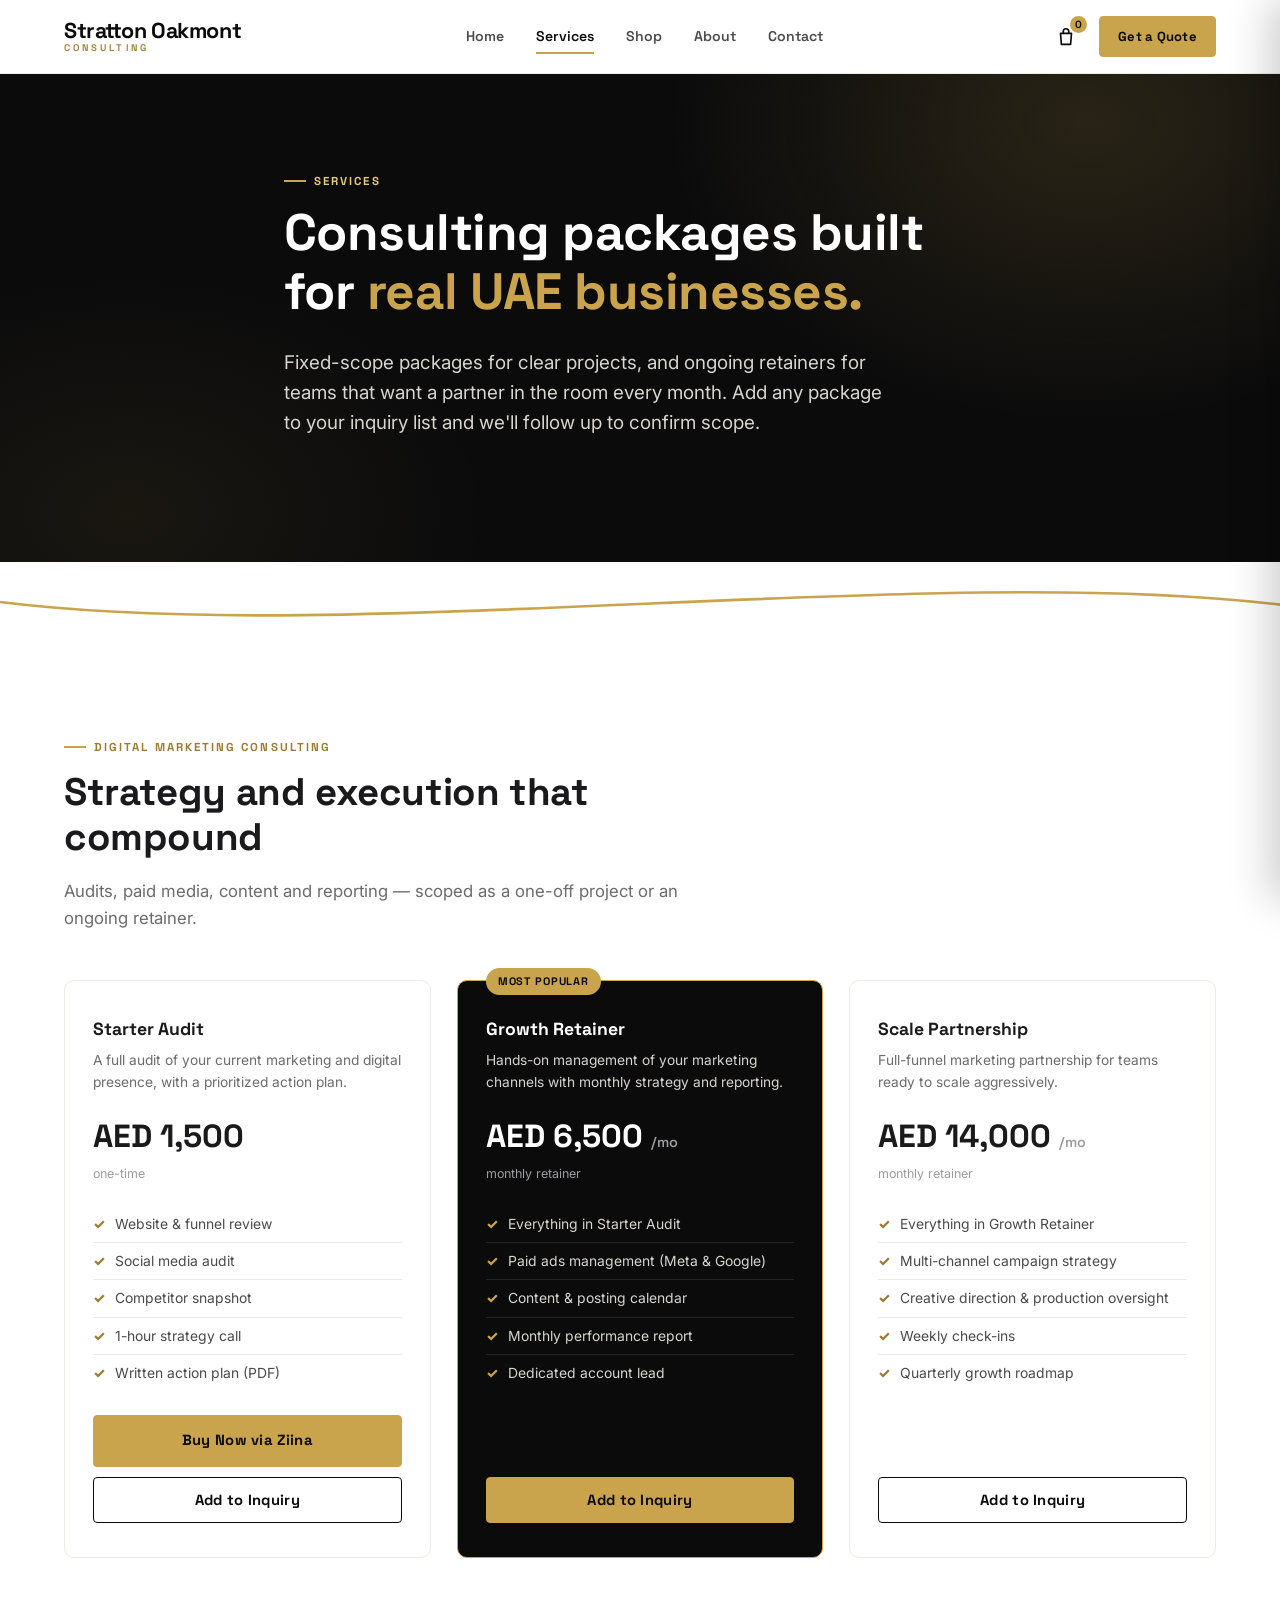
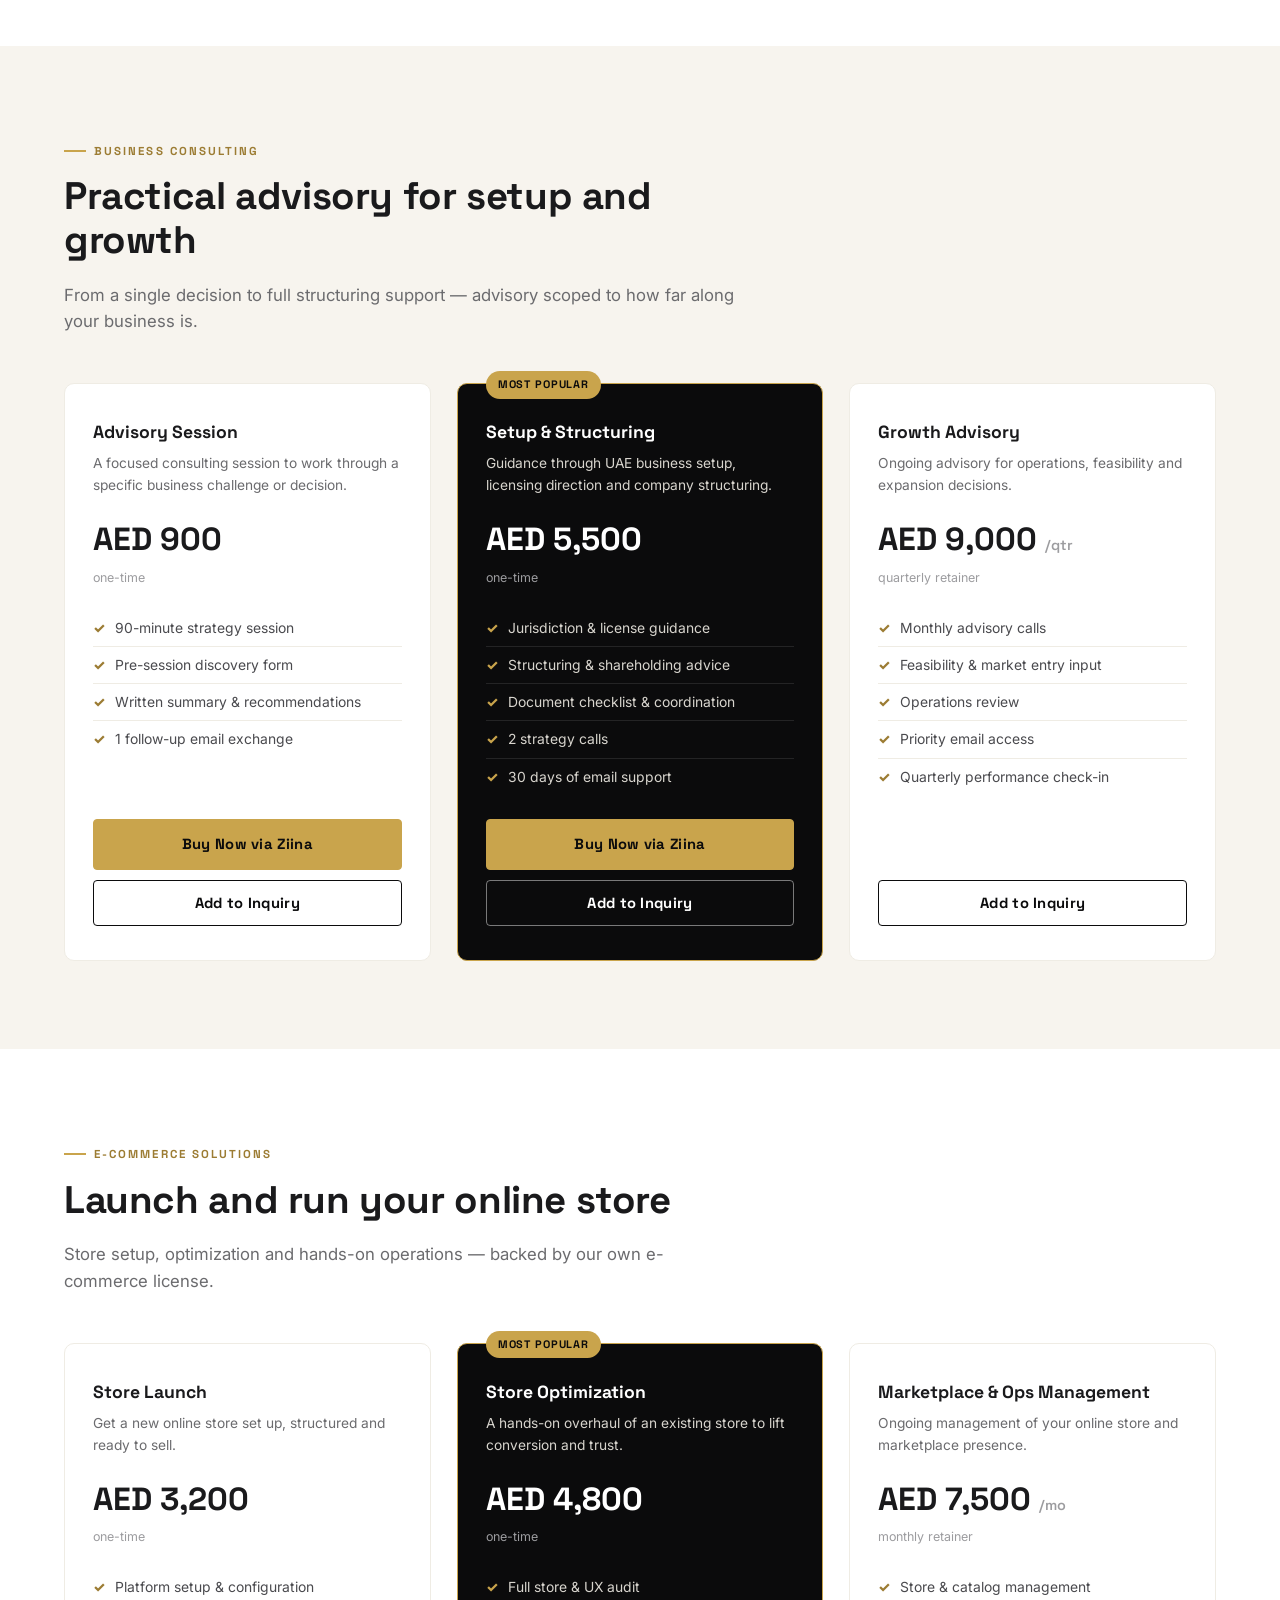
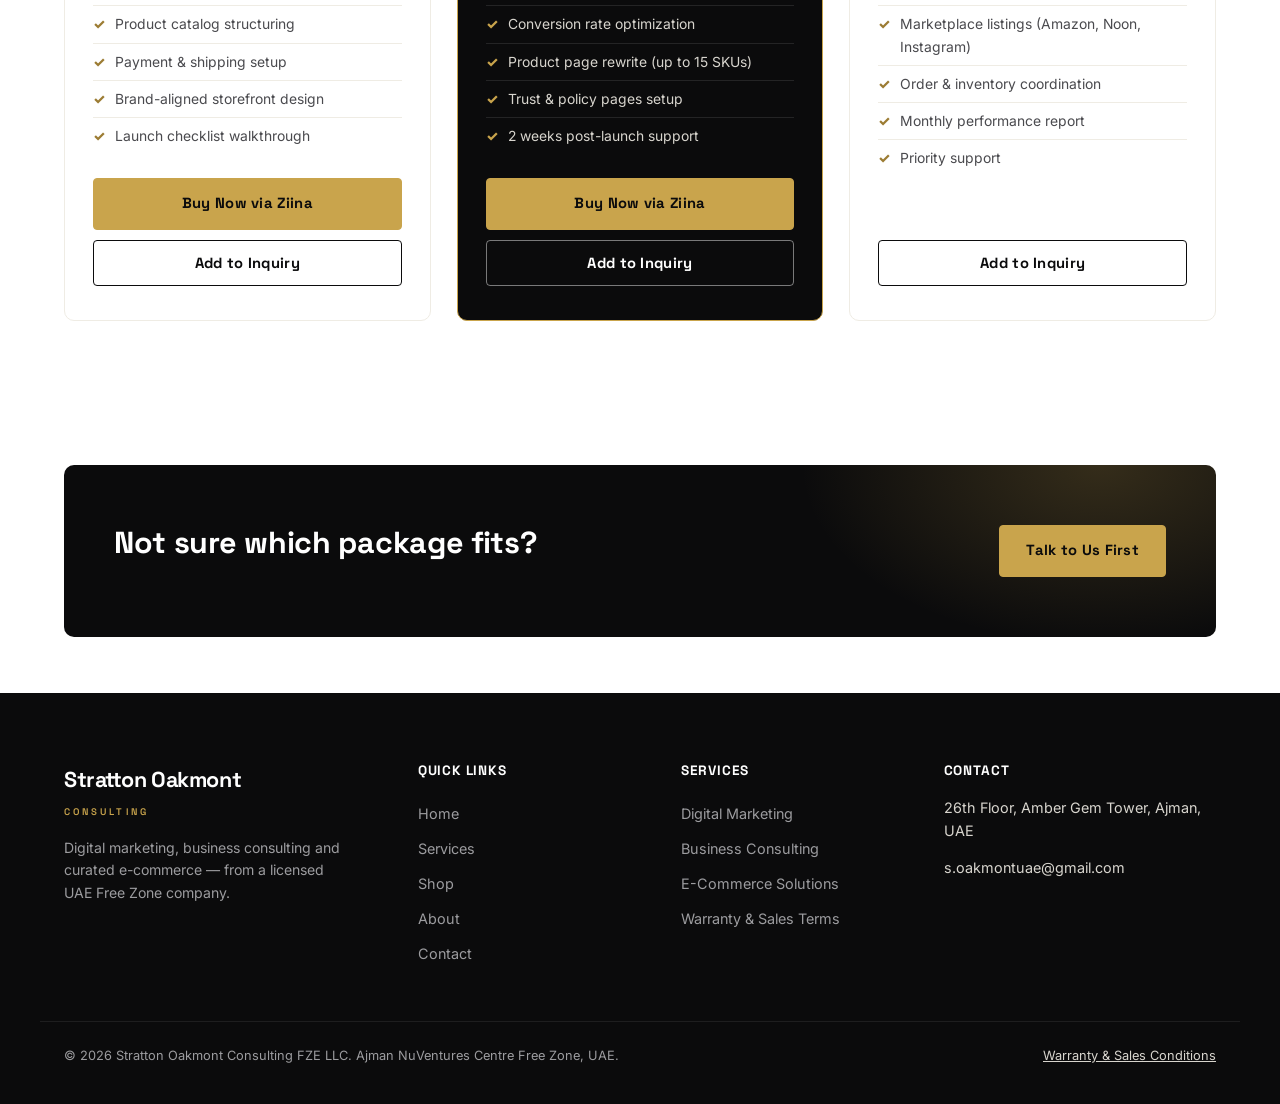
<file: services.html>
<!doctype html>
<html lang="en">
<head>
<meta charset="UTF-8">
<meta name="viewport" content="width=device-width, initial-scale=1.0">
<title>Services | Stratton Oakmont Consulting</title>
<meta name="description" content="Digital marketing consulting, business consulting and e-commerce solutions from Stratton Oakmont Consulting, Ajman UAE.">
<link rel="preconnect" href="https://fonts.googleapis.com">
<link href="https://fonts.googleapis.com/css2?family=Space+Grotesk:wght@500;600;700;800&family=Inter:wght@400;500;600;700&display=swap" rel="stylesheet">
<link rel="stylesheet" href="assets/css/style.css">
</head>
<body>

<header class="site-header">
  <div class="container header-inner">
    <a href="index.html" class="logo">
      <span class="logo-main">Stratton Oakmont</span>
      <span class="logo-sub">CONSULTING</span>
    </a>
    <nav class="main-nav" id="mainNav">
      <a href="index.html">Home</a>
      <a href="services.html">Services</a>
      <a href="shop.html">Shop</a>
      <a href="about.html">About</a>
      <a href="contact.html">Contact</a>
    </nav>
    <div class="header-actions">
      <button class="cart-btn" id="cartBtn" aria-label="Open inquiry cart">
        <svg width="22" height="22" viewBox="0 0 24 24" fill="none" stroke="currentColor" stroke-width="1.8" stroke-linecap="round" stroke-linejoin="round"><path d="M6 8h12l-1 12H7L6 8z"/><path d="M9 8V6a3 3 0 0 1 6 0v2"/></svg>
        <span class="cart-count">0</span>
      </button>
      <a href="contact.html" class="btn btn-gold btn-sm">Get a Quote</a>
      <button class="nav-toggle" id="navToggle" aria-label="Toggle menu">☰</button>
    </div>
  </div>
</header>

<section class="hero" style="padding:90px 0 90px">
  <div class="container hero-inner">
    <div class="eyebrow">Services</div>
    <h1 style="font-size:clamp(2.1rem,4vw,3.2rem)">Consulting packages built for <em>real UAE businesses.</em></h1>
    <p class="lead">Fixed-scope packages for clear projects, and ongoing retainers for teams that want a partner in the room every month. Add any package to your inquiry list and we'll follow up to confirm scope.</p>
  </div>
</section>
<div class="wave-divider">
  <svg viewBox="0 0 1440 90" preserveAspectRatio="none" xmlns="http://www.w3.org/2000/svg">
    <path d="M0,45 C400,95 1040,0 1440,48" fill="none" stroke="#C9A44C" stroke-width="3"/>
    <path d="M0,55 C400,100 1040,10 1440,58 L1440,90 L0,90 Z" fill="#FFFFFF"/>
  </svg>
</div>

<!-- DIGITAL MARKETING -->
<section id="digital-marketing">
  <div class="container">
    <div class="section-head">
      <div class="eyebrow">Digital Marketing Consulting</div>
      <h2>Strategy and execution that compound</h2>
      <p>Audits, paid media, content and reporting — scoped as a one-off project or an ongoing retainer.</p>
    </div>
    <div class="pkg-grid">
      <div class="pkg-card">
        <div class="pkg-name">Starter Audit</div>
        <div class="pkg-desc">A full audit of your current marketing and digital presence, with a prioritized action plan.</div>
        <div class="pkg-price">AED 1,500</div>
        <span class="pkg-period">one-time</span>
        <ul class="pkg-feat">
          <li>Website &amp; funnel review</li>
          <li>Social media audit</li>
          <li>Competitor snapshot</li>
          <li>1-hour strategy call</li>
          <li>Written action plan (PDF)</li>
        </ul>
        <div class="pkg-actions">
          <a href="https://pay.ziina.com/your-link-here" target="_blank" rel="noopener" class="btn btn-gold">Buy Now via Ziina</a>
          <button class="btn btn-outline add-to-cart-btn" data-id="dm-starter" data-name="Digital Marketing — Starter Audit" data-price="1500" data-meta="One-time package">Add to Inquiry</button>
        </div>
      </div>
      <div class="pkg-card featured">
        <span class="pkg-badge">Most Popular</span>
        <div class="pkg-name">Growth Retainer</div>
        <div class="pkg-desc">Hands-on management of your marketing channels with monthly strategy and reporting.</div>
        <div class="pkg-price">AED 6,500 <span>/mo</span></div>
        <span class="pkg-period">monthly retainer</span>
        <ul class="pkg-feat">
          <li>Everything in Starter Audit</li>
          <li>Paid ads management (Meta &amp; Google)</li>
          <li>Content &amp; posting calendar</li>
          <li>Monthly performance report</li>
          <li>Dedicated account lead</li>
        </ul>
        <div class="pkg-actions">
          <button class="btn btn-gold add-to-cart-btn" data-id="dm-growth" data-name="Digital Marketing — Growth Retainer" data-price="6500" data-meta="Monthly retainer">Add to Inquiry</button>
        </div>
      </div>
      <div class="pkg-card">
        <div class="pkg-name">Scale Partnership</div>
        <div class="pkg-desc">Full-funnel marketing partnership for teams ready to scale aggressively.</div>
        <div class="pkg-price">AED 14,000 <span>/mo</span></div>
        <span class="pkg-period">monthly retainer</span>
        <ul class="pkg-feat">
          <li>Everything in Growth Retainer</li>
          <li>Multi-channel campaign strategy</li>
          <li>Creative direction &amp; production oversight</li>
          <li>Weekly check-ins</li>
          <li>Quarterly growth roadmap</li>
        </ul>
        <div class="pkg-actions">
          <button class="btn btn-outline add-to-cart-btn" data-id="dm-scale" data-name="Digital Marketing — Scale Partnership" data-price="14000" data-meta="Monthly retainer">Add to Inquiry</button>
        </div>
      </div>
    </div>
  </div>
</section>

<!-- BUSINESS CONSULTING -->
<section id="business-consulting" style="background:var(--cream)">
  <div class="container">
    <div class="section-head">
      <div class="eyebrow">Business Consulting</div>
      <h2>Practical advisory for setup and growth</h2>
      <p>From a single decision to full structuring support — advisory scoped to how far along your business is.</p>
    </div>
    <div class="pkg-grid">
      <div class="pkg-card">
        <div class="pkg-name">Advisory Session</div>
        <div class="pkg-desc">A focused consulting session to work through a specific business challenge or decision.</div>
        <div class="pkg-price">AED 900</div>
        <span class="pkg-period">one-time</span>
        <ul class="pkg-feat">
          <li>90-minute strategy session</li>
          <li>Pre-session discovery form</li>
          <li>Written summary &amp; recommendations</li>
          <li>1 follow-up email exchange</li>
        </ul>
        <div class="pkg-actions">
          <a href="https://pay.ziina.com/your-link-here" target="_blank" rel="noopener" class="btn btn-gold">Buy Now via Ziina</a>
          <button class="btn btn-outline add-to-cart-btn" data-id="bc-advisory" data-name="Business Consulting — Advisory Session" data-price="900" data-meta="One-time package">Add to Inquiry</button>
        </div>
      </div>
      <div class="pkg-card featured">
        <span class="pkg-badge">Most Popular</span>
        <div class="pkg-name">Setup &amp; Structuring</div>
        <div class="pkg-desc">Guidance through UAE business setup, licensing direction and company structuring.</div>
        <div class="pkg-price">AED 5,500</div>
        <span class="pkg-period">one-time</span>
        <ul class="pkg-feat">
          <li>Jurisdiction &amp; license guidance</li>
          <li>Structuring &amp; shareholding advice</li>
          <li>Document checklist &amp; coordination</li>
          <li>2 strategy calls</li>
          <li>30 days of email support</li>
        </ul>
        <div class="pkg-actions">
          <a href="https://pay.ziina.com/your-link-here" target="_blank" rel="noopener" class="btn btn-gold">Buy Now via Ziina</a>
          <button class="btn btn-outline-light add-to-cart-btn" data-id="bc-setup" data-name="Business Consulting — Setup & Structuring" data-price="5500" data-meta="One-time package">Add to Inquiry</button>
        </div>
      </div>
      <div class="pkg-card">
        <div class="pkg-name">Growth Advisory</div>
        <div class="pkg-desc">Ongoing advisory for operations, feasibility and expansion decisions.</div>
        <div class="pkg-price">AED 9,000 <span>/qtr</span></div>
        <span class="pkg-period">quarterly retainer</span>
        <ul class="pkg-feat">
          <li>Monthly advisory calls</li>
          <li>Feasibility &amp; market entry input</li>
          <li>Operations review</li>
          <li>Priority email access</li>
          <li>Quarterly performance check-in</li>
        </ul>
        <div class="pkg-actions">
          <button class="btn btn-outline add-to-cart-btn" data-id="bc-growth" data-name="Business Consulting — Growth Advisory" data-price="9000" data-meta="Quarterly retainer">Add to Inquiry</button>
        </div>
      </div>
    </div>
  </div>
</section>

<!-- ECOMMERCE -->
<section id="ecommerce">
  <div class="container">
    <div class="section-head">
      <div class="eyebrow">E-Commerce Solutions</div>
      <h2>Launch and run your online store</h2>
      <p>Store setup, optimization and hands-on operations — backed by our own e-commerce license.</p>
    </div>
    <div class="pkg-grid">
      <div class="pkg-card">
        <div class="pkg-name">Store Launch</div>
        <div class="pkg-desc">Get a new online store set up, structured and ready to sell.</div>
        <div class="pkg-price">AED 3,200</div>
        <span class="pkg-period">one-time</span>
        <ul class="pkg-feat">
          <li>Platform setup &amp; configuration</li>
          <li>Product catalog structuring</li>
          <li>Payment &amp; shipping setup</li>
          <li>Brand-aligned storefront design</li>
          <li>Launch checklist walkthrough</li>
        </ul>
        <div class="pkg-actions">
          <a href="https://pay.ziina.com/your-link-here" target="_blank" rel="noopener" class="btn btn-gold">Buy Now via Ziina</a>
          <button class="btn btn-outline add-to-cart-btn" data-id="ec-launch" data-name="E-Commerce — Store Launch" data-price="3200" data-meta="One-time package">Add to Inquiry</button>
        </div>
      </div>
      <div class="pkg-card featured">
        <span class="pkg-badge">Most Popular</span>
        <div class="pkg-name">Store Optimization</div>
        <div class="pkg-desc">A hands-on overhaul of an existing store to lift conversion and trust.</div>
        <div class="pkg-price">AED 4,800</div>
        <span class="pkg-period">one-time</span>
        <ul class="pkg-feat">
          <li>Full store &amp; UX audit</li>
          <li>Conversion rate optimization</li>
          <li>Product page rewrite (up to 15 SKUs)</li>
          <li>Trust &amp; policy pages setup</li>
          <li>2 weeks post-launch support</li>
        </ul>
        <div class="pkg-actions">
          <a href="https://pay.ziina.com/your-link-here" target="_blank" rel="noopener" class="btn btn-gold">Buy Now via Ziina</a>
          <button class="btn btn-outline-light add-to-cart-btn" data-id="ec-optimize" data-name="E-Commerce — Store Optimization" data-price="4800" data-meta="One-time package">Add to Inquiry</button>
        </div>
      </div>
      <div class="pkg-card">
        <div class="pkg-name">Marketplace &amp; Ops Management</div>
        <div class="pkg-desc">Ongoing management of your online store and marketplace presence.</div>
        <div class="pkg-price">AED 7,500 <span>/mo</span></div>
        <span class="pkg-period">monthly retainer</span>
        <ul class="pkg-feat">
          <li>Store &amp; catalog management</li>
          <li>Marketplace listings (Amazon, Noon, Instagram)</li>
          <li>Order &amp; inventory coordination</li>
          <li>Monthly performance report</li>
          <li>Priority support</li>
        </ul>
        <div class="pkg-actions">
          <button class="btn btn-outline add-to-cart-btn" data-id="ec-ops" data-name="E-Commerce — Marketplace & Ops Management" data-price="7500" data-meta="Monthly retainer">Add to Inquiry</button>
        </div>
      </div>
    </div>
  </div>
</section>

<section class="section-tight">
  <div class="container">
    <div class="cta-banner">
      <h2>Not sure which package fits?</h2>
      <div class="cta-actions">
        <a href="contact.html" class="btn btn-gold">Talk to Us First</a>
      </div>
    </div>
  </div>
</section>

<div class="cart-overlay" id="cartOverlay"></div>
<div class="cart-drawer" id="cartDrawer">
  <div class="cart-drawer-inner">
    <div class="cart-header"><h3>Your Inquiry List</h3><button id="cartClose" aria-label="Close cart">&times;</button></div>
    <div class="cart-items" id="cartItems"></div>
    <div class="cart-footer">
      <div class="cart-total"><span>Estimated Total</span><span id="cartTotal">AED 0</span></div>
      <a href="contact.html#quote" class="btn btn-gold btn-block">Request This Quote</a>
      <button class="btn btn-outline btn-block" id="cartClear">Clear List</button>
    </div>
  </div>
</div>

<footer class="site-footer">
  <div class="container footer-grid">
    <div class="footer-brand">
      <span class="logo-main">Stratton Oakmont</span><br>
      <span class="logo-sub" style="color:var(--gold)">CONSULTING</span>
      <p>Digital marketing, business consulting and curated e-commerce — from a licensed UAE Free Zone company.</p>
    </div>
    <div class="footer-links">
      <h4>Quick Links</h4>
      <a href="index.html">Home</a>
      <a href="services.html">Services</a>
      <a href="shop.html">Shop</a>
      <a href="about.html">About</a>
      <a href="contact.html">Contact</a>
    </div>
    <div class="footer-services">
      <h4>Services</h4>
      <a href="services.html#digital-marketing">Digital Marketing</a>
      <a href="services.html#business-consulting">Business Consulting</a>
      <a href="services.html#ecommerce">E-Commerce Solutions</a>
      <a href="terms.html">Warranty &amp; Sales Terms</a>
    </div>
    <div class="footer-contact">
      <h4>Contact</h4>
      <div class="contact-line"><span>26th Floor, Amber Gem Tower, Ajman, UAE</span></div>
      <div class="contact-line"><span>s.oakmontuae@gmail.com</span></div>
    </div>
  </div>
  <div class="footer-bottom container">
    <p>© 2026 Stratton Oakmont Consulting FZE LLC. Ajman NuVentures Centre Free Zone, UAE.</p>
    <a href="terms.html">Warranty &amp; Sales Conditions</a>
  </div>
</footer>

<script src="assets/js/cart.js"></script>
<script src="assets/js/main.js"></script>
</body>
</html>
</file>
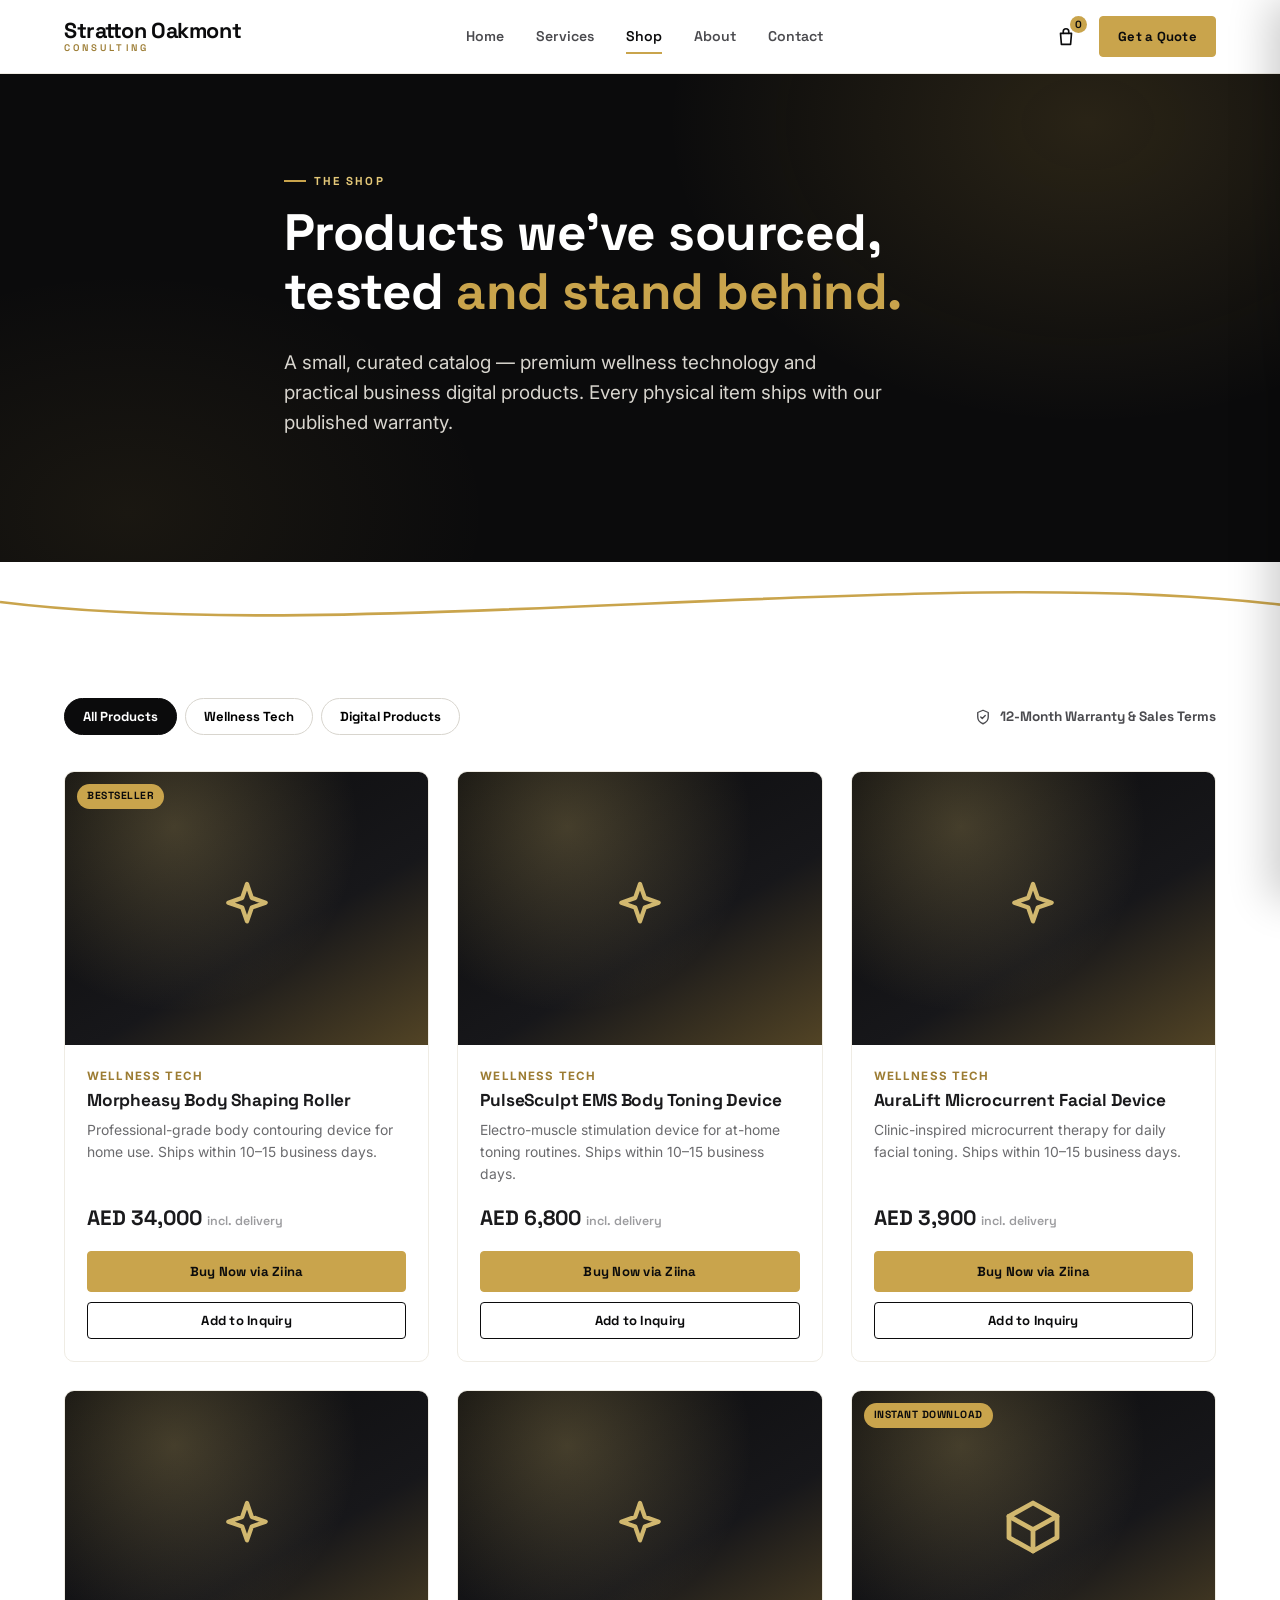
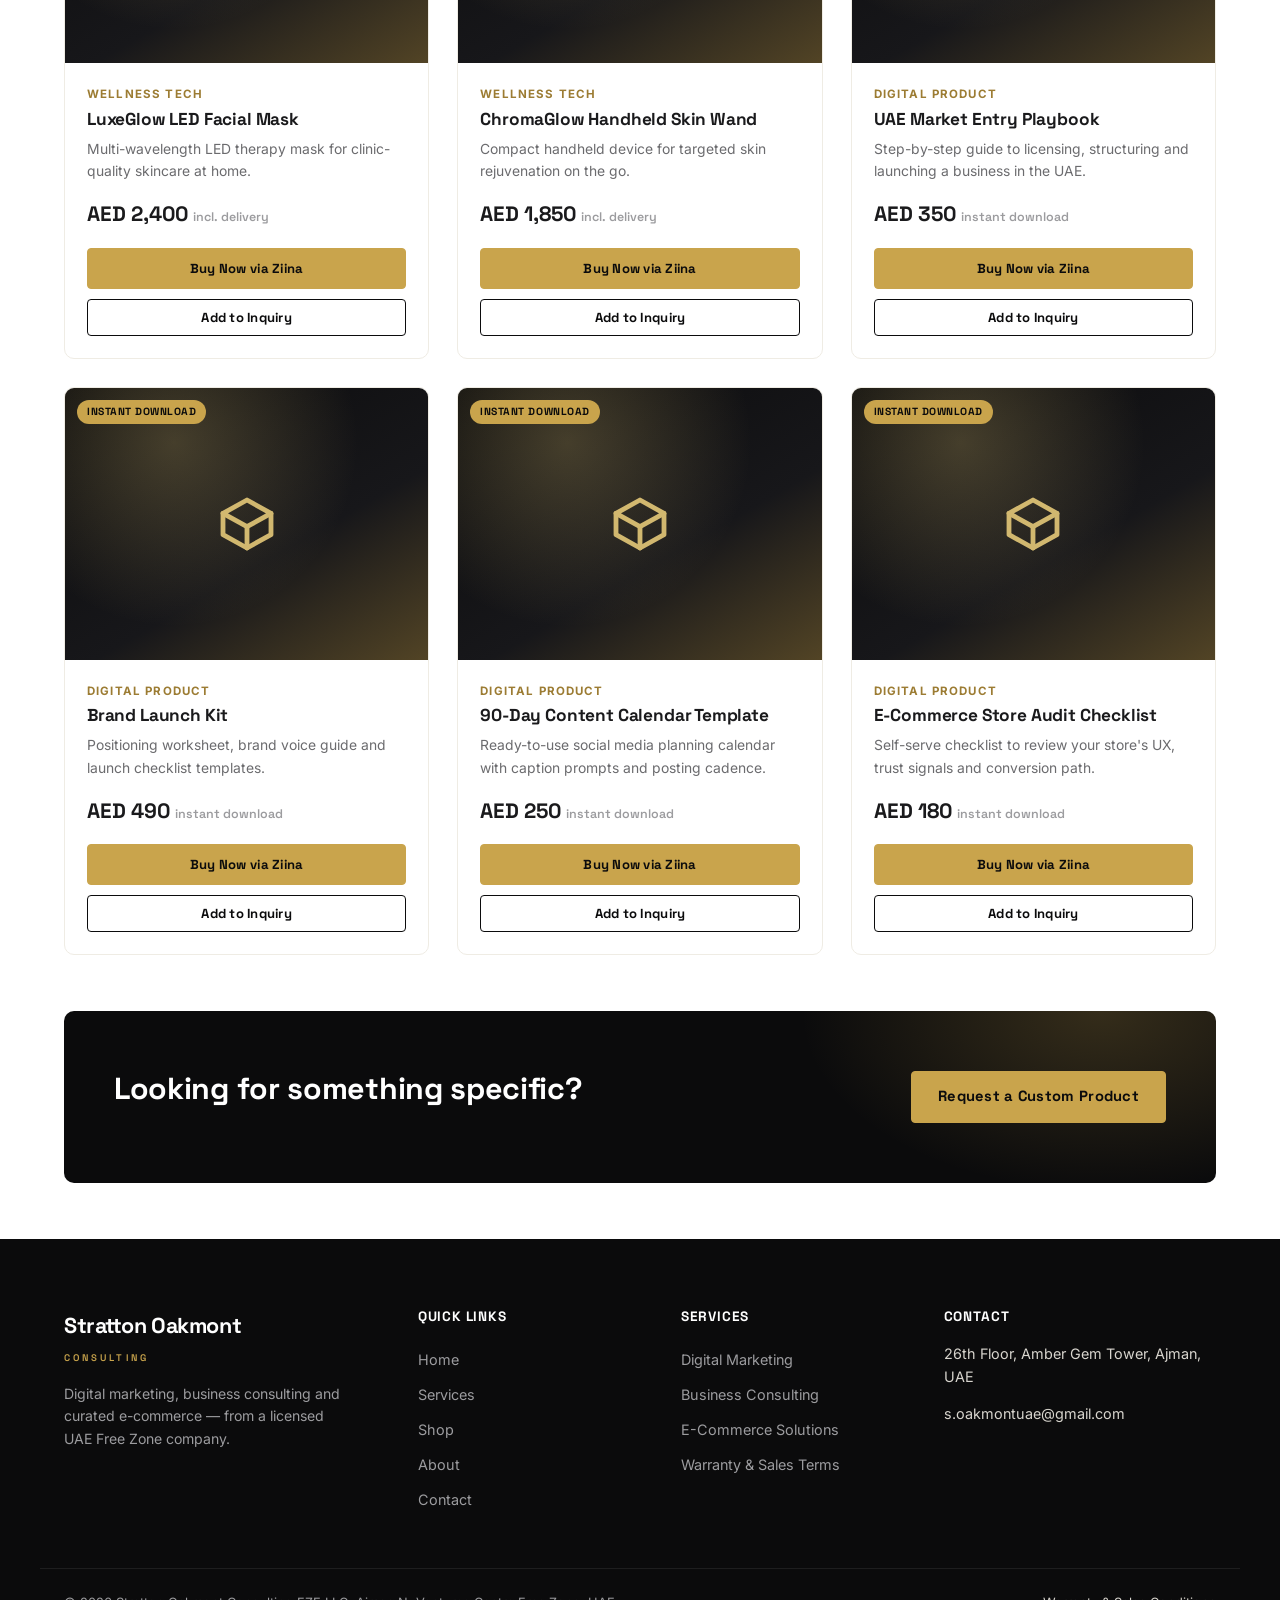
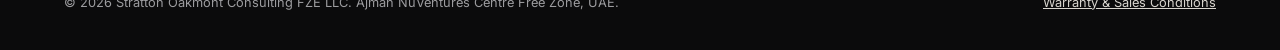
<file: shop.html>
<!doctype html>
<html lang="en">
<head>
<meta charset="UTF-8">
<meta name="viewport" content="width=device-width, initial-scale=1.0">
<title>Shop | Stratton Oakmont Consulting</title>
<meta name="description" content="Curated wellness tech and business digital products from Stratton Oakmont Consulting, backed by a 12-month warranty.">
<link rel="preconnect" href="https://fonts.googleapis.com">
<link href="https://fonts.googleapis.com/css2?family=Space+Grotesk:wght@500;600;700;800&family=Inter:wght@400;500;600;700&display=swap" rel="stylesheet">
<link rel="stylesheet" href="assets/css/style.css">
</head>
<body>

<header class="site-header">
  <div class="container header-inner">
    <a href="index.html" class="logo">
      <span class="logo-main">Stratton Oakmont</span>
      <span class="logo-sub">CONSULTING</span>
    </a>
    <nav class="main-nav" id="mainNav">
      <a href="index.html">Home</a>
      <a href="services.html">Services</a>
      <a href="shop.html">Shop</a>
      <a href="about.html">About</a>
      <a href="contact.html">Contact</a>
    </nav>
    <div class="header-actions">
      <button class="cart-btn" id="cartBtn" aria-label="Open inquiry cart">
        <svg width="22" height="22" viewBox="0 0 24 24" fill="none" stroke="currentColor" stroke-width="1.8" stroke-linecap="round" stroke-linejoin="round"><path d="M6 8h12l-1 12H7L6 8z"/><path d="M9 8V6a3 3 0 0 1 6 0v2"/></svg>
        <span class="cart-count">0</span>
      </button>
      <a href="contact.html" class="btn btn-gold btn-sm">Get a Quote</a>
      <button class="nav-toggle" id="navToggle" aria-label="Toggle menu">☰</button>
    </div>
  </div>
</header>

<section class="hero" style="padding:90px 0 90px">
  <div class="container hero-inner">
    <div class="eyebrow">The Shop</div>
    <h1 style="font-size:clamp(2.1rem,4vw,3.2rem)">Products we've sourced, tested <em>and stand behind.</em></h1>
    <p class="lead">A small, curated catalog — premium wellness technology and practical business digital products. Every physical item ships with our published warranty.</p>
  </div>
</section>
<div class="wave-divider">
  <svg viewBox="0 0 1440 90" preserveAspectRatio="none" xmlns="http://www.w3.org/2000/svg">
    <path d="M0,45 C400,95 1040,0 1440,48" fill="none" stroke="#C9A44C" stroke-width="3"/>
    <path d="M0,55 C400,100 1040,10 1440,58 L1440,90 L0,90 Z" fill="#FFFFFF"/>
  </svg>
</div>

<section class="section-tight">
  <div class="container">

    <div class="shop-toolbar">
      <div class="filter-tabs">
        <button class="filter-tab active" data-filter="all">All Products</button>
        <button class="filter-tab" data-filter="wellness">Wellness Tech</button>
        <button class="filter-tab" data-filter="digital">Digital Products</button>
      </div>
      <a href="terms.html" style="font-size:.85rem;font-weight:700;font-family:var(--font-head);display:flex;align-items:center;gap:8px;color:var(--gray-700)">
        <svg width="18" height="18" viewBox="0 0 24 24" fill="none" stroke="currentColor" stroke-width="1.8" stroke-linecap="round" stroke-linejoin="round"><path d="M12 3l7 3v6c0 4.5-3 7.5-7 9-4-1.5-7-4.5-7-9V6l7-3z"/><path d="M9 12l2 2 4-4"/></svg>
        12-Month Warranty &amp; Sales Terms
      </a>
    </div>

    <div class="product-grid">

      <!-- Wellness product 1 -->
      <div class="product-card" data-category="wellness">
        <div class="product-media">
          <span class="product-tag">Bestseller</span>
          <svg viewBox="0 0 24 24" fill="none" stroke="currentColor" stroke-width="1.6" stroke-linecap="round" stroke-linejoin="round"><path d="M12 3l1.8 5.2L19 10l-5.2 1.8L12 17l-1.8-5.2L5 10l5.2-1.8L12 3z"/></svg>
        </div>
        <div class="product-body">
          <div class="product-cat">Wellness Tech</div>
          <h3>Morpheasy Body Shaping Roller</h3>
          <p>Professional-grade body contouring device for home use. Ships within 10–15 business days.</p>
          <div class="product-price">AED 34,000 <span>incl. delivery</span></div>
          <div class="product-actions">
            <a href="https://pay.ziina.com/your-link-here" target="_blank" rel="noopener" class="btn btn-gold btn-sm">Buy Now via Ziina</a>
            <button class="btn btn-outline btn-sm add-to-cart-btn" data-id="p-roller" data-name="Morpheasy Body Shaping Roller" data-price="34000" data-meta="Wellness Tech — ships 10–15 business days">Add to Inquiry</button>
          </div>
        </div>
      </div>

      <!-- Wellness product 2 -->
      <div class="product-card" data-category="wellness">
        <div class="product-media">
          <svg viewBox="0 0 24 24" fill="none" stroke="currentColor" stroke-width="1.6" stroke-linecap="round" stroke-linejoin="round"><path d="M12 3l1.8 5.2L19 10l-5.2 1.8L12 17l-1.8-5.2L5 10l5.2-1.8L12 3z"/></svg>
        </div>
        <div class="product-body">
          <div class="product-cat">Wellness Tech</div>
          <h3>PulseSculpt EMS Body Toning Device</h3>
          <p>Electro-muscle stimulation device for at-home toning routines. Ships within 10–15 business days.</p>
          <div class="product-price">AED 6,800 <span>incl. delivery</span></div>
          <div class="product-actions">
            <a href="https://pay.ziina.com/your-link-here" target="_blank" rel="noopener" class="btn btn-gold btn-sm">Buy Now via Ziina</a>
            <button class="btn btn-outline btn-sm add-to-cart-btn" data-id="p-pulsesculpt" data-name="PulseSculpt EMS Body Toning Device" data-price="6800" data-meta="Wellness Tech — ships 10–15 business days">Add to Inquiry</button>
          </div>
        </div>
      </div>

      <!-- Wellness product 3 -->
      <div class="product-card" data-category="wellness">
        <div class="product-media">
          <svg viewBox="0 0 24 24" fill="none" stroke="currentColor" stroke-width="1.6" stroke-linecap="round" stroke-linejoin="round"><path d="M12 3l1.8 5.2L19 10l-5.2 1.8L12 17l-1.8-5.2L5 10l5.2-1.8L12 3z"/></svg>
        </div>
        <div class="product-body">
          <div class="product-cat">Wellness Tech</div>
          <h3>AuraLift Microcurrent Facial Device</h3>
          <p>Clinic-inspired microcurrent therapy for daily facial toning. Ships within 10–15 business days.</p>
          <div class="product-price">AED 3,900 <span>incl. delivery</span></div>
          <div class="product-actions">
            <a href="https://pay.ziina.com/your-link-here" target="_blank" rel="noopener" class="btn btn-gold btn-sm">Buy Now via Ziina</a>
            <button class="btn btn-outline btn-sm add-to-cart-btn" data-id="p-auralift" data-name="AuraLift Microcurrent Facial Device" data-price="3900" data-meta="Wellness Tech — ships 10–15 business days">Add to Inquiry</button>
          </div>
        </div>
      </div>

      <!-- Wellness product 4 -->
      <div class="product-card" data-category="wellness">
        <div class="product-media">
          <svg viewBox="0 0 24 24" fill="none" stroke="currentColor" stroke-width="1.6" stroke-linecap="round" stroke-linejoin="round"><path d="M12 3l1.8 5.2L19 10l-5.2 1.8L12 17l-1.8-5.2L5 10l5.2-1.8L12 3z"/></svg>
        </div>
        <div class="product-body">
          <div class="product-cat">Wellness Tech</div>
          <h3>LuxeGlow LED Facial Mask</h3>
          <p>Multi-wavelength LED therapy mask for clinic-quality skincare at home.</p>
          <div class="product-price">AED 2,400 <span>incl. delivery</span></div>
          <div class="product-actions">
            <a href="https://pay.ziina.com/your-link-here" target="_blank" rel="noopener" class="btn btn-gold btn-sm">Buy Now via Ziina</a>
            <button class="btn btn-outline btn-sm add-to-cart-btn" data-id="p-luxeglow" data-name="LuxeGlow LED Facial Mask" data-price="2400" data-meta="Wellness Tech — ships 10–15 business days">Add to Inquiry</button>
          </div>
        </div>
      </div>

      <!-- Wellness product 5 -->
      <div class="product-card" data-category="wellness">
        <div class="product-media">
          <svg viewBox="0 0 24 24" fill="none" stroke="currentColor" stroke-width="1.6" stroke-linecap="round" stroke-linejoin="round"><path d="M12 3l1.8 5.2L19 10l-5.2 1.8L12 17l-1.8-5.2L5 10l5.2-1.8L12 3z"/></svg>
        </div>
        <div class="product-body">
          <div class="product-cat">Wellness Tech</div>
          <h3>ChromaGlow Handheld Skin Wand</h3>
          <p>Compact handheld device for targeted skin rejuvenation on the go.</p>
          <div class="product-price">AED 1,850 <span>incl. delivery</span></div>
          <div class="product-actions">
            <a href="https://pay.ziina.com/your-link-here" target="_blank" rel="noopener" class="btn btn-gold btn-sm">Buy Now via Ziina</a>
            <button class="btn btn-outline btn-sm add-to-cart-btn" data-id="p-chromaglow" data-name="ChromaGlow Handheld Skin Wand" data-price="1850" data-meta="Wellness Tech — ships 10–15 business days">Add to Inquiry</button>
          </div>
        </div>
      </div>

      <!-- Digital product 1 -->
      <div class="product-card" data-category="digital">
        <div class="product-media">
          <span class="product-tag">Instant Download</span>
          <svg viewBox="0 0 24 24" fill="none" stroke="currentColor" stroke-width="1.8" stroke-linecap="round" stroke-linejoin="round"><path d="M21 8l-9-5-9 5 9 5 9-5z"/><path d="M3 8v8l9 5 9-5V8"/><path d="M12 13v8"/></svg>
        </div>
        <div class="product-body">
          <div class="product-cat">Digital Product</div>
          <h3>UAE Market Entry Playbook</h3>
          <p>Step-by-step guide to licensing, structuring and launching a business in the UAE.</p>
          <div class="product-price">AED 350 <span>instant download</span></div>
          <div class="product-actions">
            <a href="https://pay.ziina.com/your-link-here" target="_blank" rel="noopener" class="btn btn-gold btn-sm">Buy Now via Ziina</a>
            <button class="btn btn-outline btn-sm add-to-cart-btn" data-id="p-playbook" data-name="UAE Market Entry Playbook" data-price="350" data-meta="Digital Product — instant download">Add to Inquiry</button>
          </div>
        </div>
      </div>

      <!-- Digital product 2 -->
      <div class="product-card" data-category="digital">
        <div class="product-media">
          <span class="product-tag">Instant Download</span>
          <svg viewBox="0 0 24 24" fill="none" stroke="currentColor" stroke-width="1.8" stroke-linecap="round" stroke-linejoin="round"><path d="M21 8l-9-5-9 5 9 5 9-5z"/><path d="M3 8v8l9 5 9-5V8"/><path d="M12 13v8"/></svg>
        </div>
        <div class="product-body">
          <div class="product-cat">Digital Product</div>
          <h3>Brand Launch Kit</h3>
          <p>Positioning worksheet, brand voice guide and launch checklist templates.</p>
          <div class="product-price">AED 490 <span>instant download</span></div>
          <div class="product-actions">
            <a href="https://pay.ziina.com/your-link-here" target="_blank" rel="noopener" class="btn btn-gold btn-sm">Buy Now via Ziina</a>
            <button class="btn btn-outline btn-sm add-to-cart-btn" data-id="p-brandkit" data-name="Brand Launch Kit" data-price="490" data-meta="Digital Product — instant download">Add to Inquiry</button>
          </div>
        </div>
      </div>

      <!-- Digital product 3 -->
      <div class="product-card" data-category="digital">
        <div class="product-media">
          <span class="product-tag">Instant Download</span>
          <svg viewBox="0 0 24 24" fill="none" stroke="currentColor" stroke-width="1.8" stroke-linecap="round" stroke-linejoin="round"><path d="M21 8l-9-5-9 5 9 5 9-5z"/><path d="M3 8v8l9 5 9-5V8"/><path d="M12 13v8"/></svg>
        </div>
        <div class="product-body">
          <div class="product-cat">Digital Product</div>
          <h3>90-Day Content Calendar Template</h3>
          <p>Ready-to-use social media planning calendar with caption prompts and posting cadence.</p>
          <div class="product-price">AED 250 <span>instant download</span></div>
          <div class="product-actions">
            <a href="https://pay.ziina.com/your-link-here" target="_blank" rel="noopener" class="btn btn-gold btn-sm">Buy Now via Ziina</a>
            <button class="btn btn-outline btn-sm add-to-cart-btn" data-id="p-calendar" data-name="90-Day Content Calendar Template" data-price="250" data-meta="Digital Product — instant download">Add to Inquiry</button>
          </div>
        </div>
      </div>

      <!-- Digital product 4 -->
      <div class="product-card" data-category="digital">
        <div class="product-media">
          <span class="product-tag">Instant Download</span>
          <svg viewBox="0 0 24 24" fill="none" stroke="currentColor" stroke-width="1.8" stroke-linecap="round" stroke-linejoin="round"><path d="M21 8l-9-5-9 5 9 5 9-5z"/><path d="M3 8v8l9 5 9-5V8"/><path d="M12 13v8"/></svg>
        </div>
        <div class="product-body">
          <div class="product-cat">Digital Product</div>
          <h3>E-Commerce Store Audit Checklist</h3>
          <p>Self-serve checklist to review your store's UX, trust signals and conversion path.</p>
          <div class="product-price">AED 180 <span>instant download</span></div>
          <div class="product-actions">
            <a href="https://pay.ziina.com/your-link-here" target="_blank" rel="noopener" class="btn btn-gold btn-sm">Buy Now via Ziina</a>
            <button class="btn btn-outline btn-sm add-to-cart-btn" data-id="p-audit-checklist" data-name="E-Commerce Store Audit Checklist" data-price="180" data-meta="Digital Product — instant download">Add to Inquiry</button>
          </div>
        </div>
      </div>

    </div>
  </div>
</section>

<section class="section-tight" style="padding-top:0">
  <div class="container">
    <div class="cta-banner">
      <h2>Looking for something specific?</h2>
      <div class="cta-actions">
        <a href="contact.html" class="btn btn-gold">Request a Custom Product</a>
      </div>
    </div>
  </div>
</section>

<div class="cart-overlay" id="cartOverlay"></div>
<div class="cart-drawer" id="cartDrawer">
  <div class="cart-drawer-inner">
    <div class="cart-header"><h3>Your Inquiry List</h3><button id="cartClose" aria-label="Close cart">&times;</button></div>
    <div class="cart-items" id="cartItems"></div>
    <div class="cart-footer">
      <div class="cart-total"><span>Estimated Total</span><span id="cartTotal">AED 0</span></div>
      <a href="contact.html#quote" class="btn btn-gold btn-block">Request This Quote</a>
      <button class="btn btn-outline btn-block" id="cartClear">Clear List</button>
    </div>
  </div>
</div>

<footer class="site-footer">
  <div class="container footer-grid">
    <div class="footer-brand">
      <span class="logo-main">Stratton Oakmont</span><br>
      <span class="logo-sub" style="color:var(--gold)">CONSULTING</span>
      <p>Digital marketing, business consulting and curated e-commerce — from a licensed UAE Free Zone company.</p>
    </div>
    <div class="footer-links">
      <h4>Quick Links</h4>
      <a href="index.html">Home</a>
      <a href="services.html">Services</a>
      <a href="shop.html">Shop</a>
      <a href="about.html">About</a>
      <a href="contact.html">Contact</a>
    </div>
    <div class="footer-services">
      <h4>Services</h4>
      <a href="services.html#digital-marketing">Digital Marketing</a>
      <a href="services.html#business-consulting">Business Consulting</a>
      <a href="services.html#ecommerce">E-Commerce Solutions</a>
      <a href="terms.html">Warranty &amp; Sales Terms</a>
    </div>
    <div class="footer-contact">
      <h4>Contact</h4>
      <div class="contact-line"><span>26th Floor, Amber Gem Tower, Ajman, UAE</span></div>
      <div class="contact-line"><span>s.oakmontuae@gmail.com</span></div>
    </div>
  </div>
  <div class="footer-bottom container">
    <p>© 2026 Stratton Oakmont Consulting FZE LLC. Ajman NuVentures Centre Free Zone, UAE.</p>
    <a href="terms.html">Warranty &amp; Sales Conditions</a>
  </div>
</footer>

<script src="assets/js/cart.js"></script>
<script src="assets/js/main.js"></script>
</body>
</html>
</file>
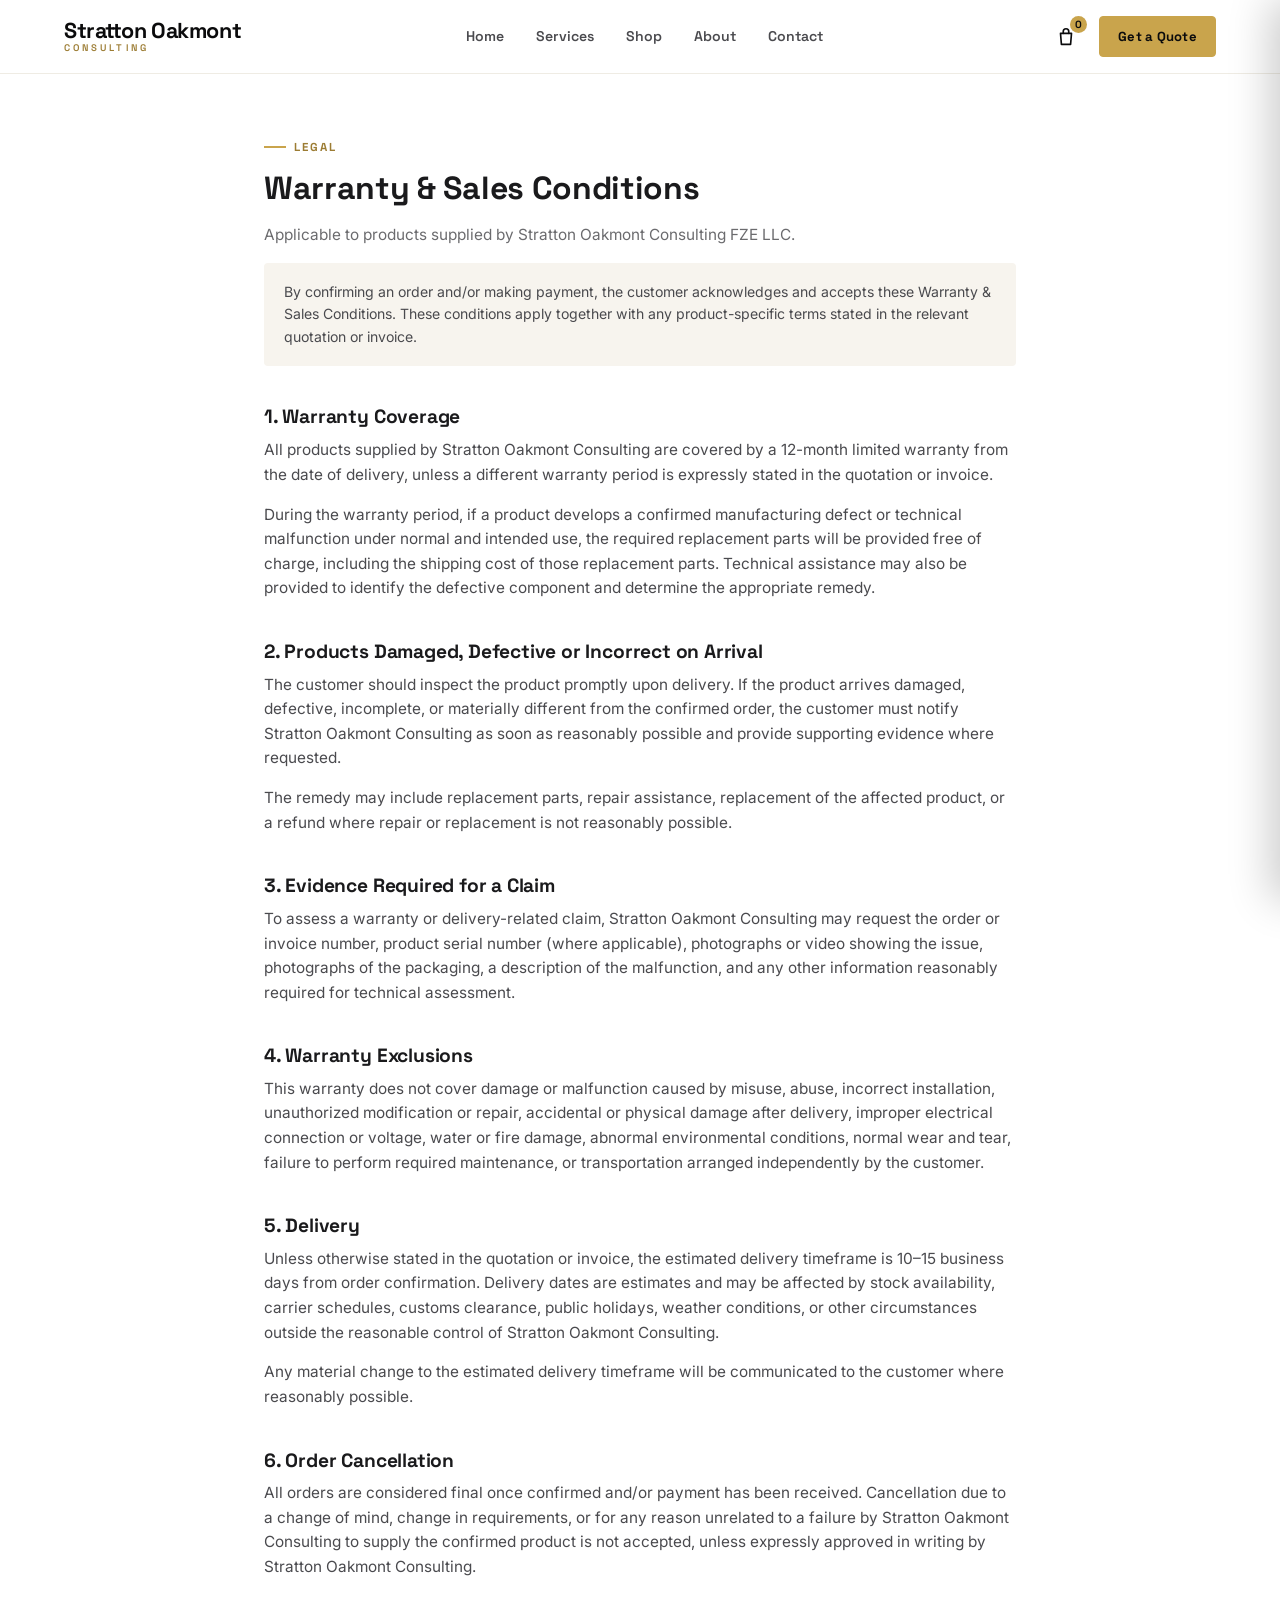
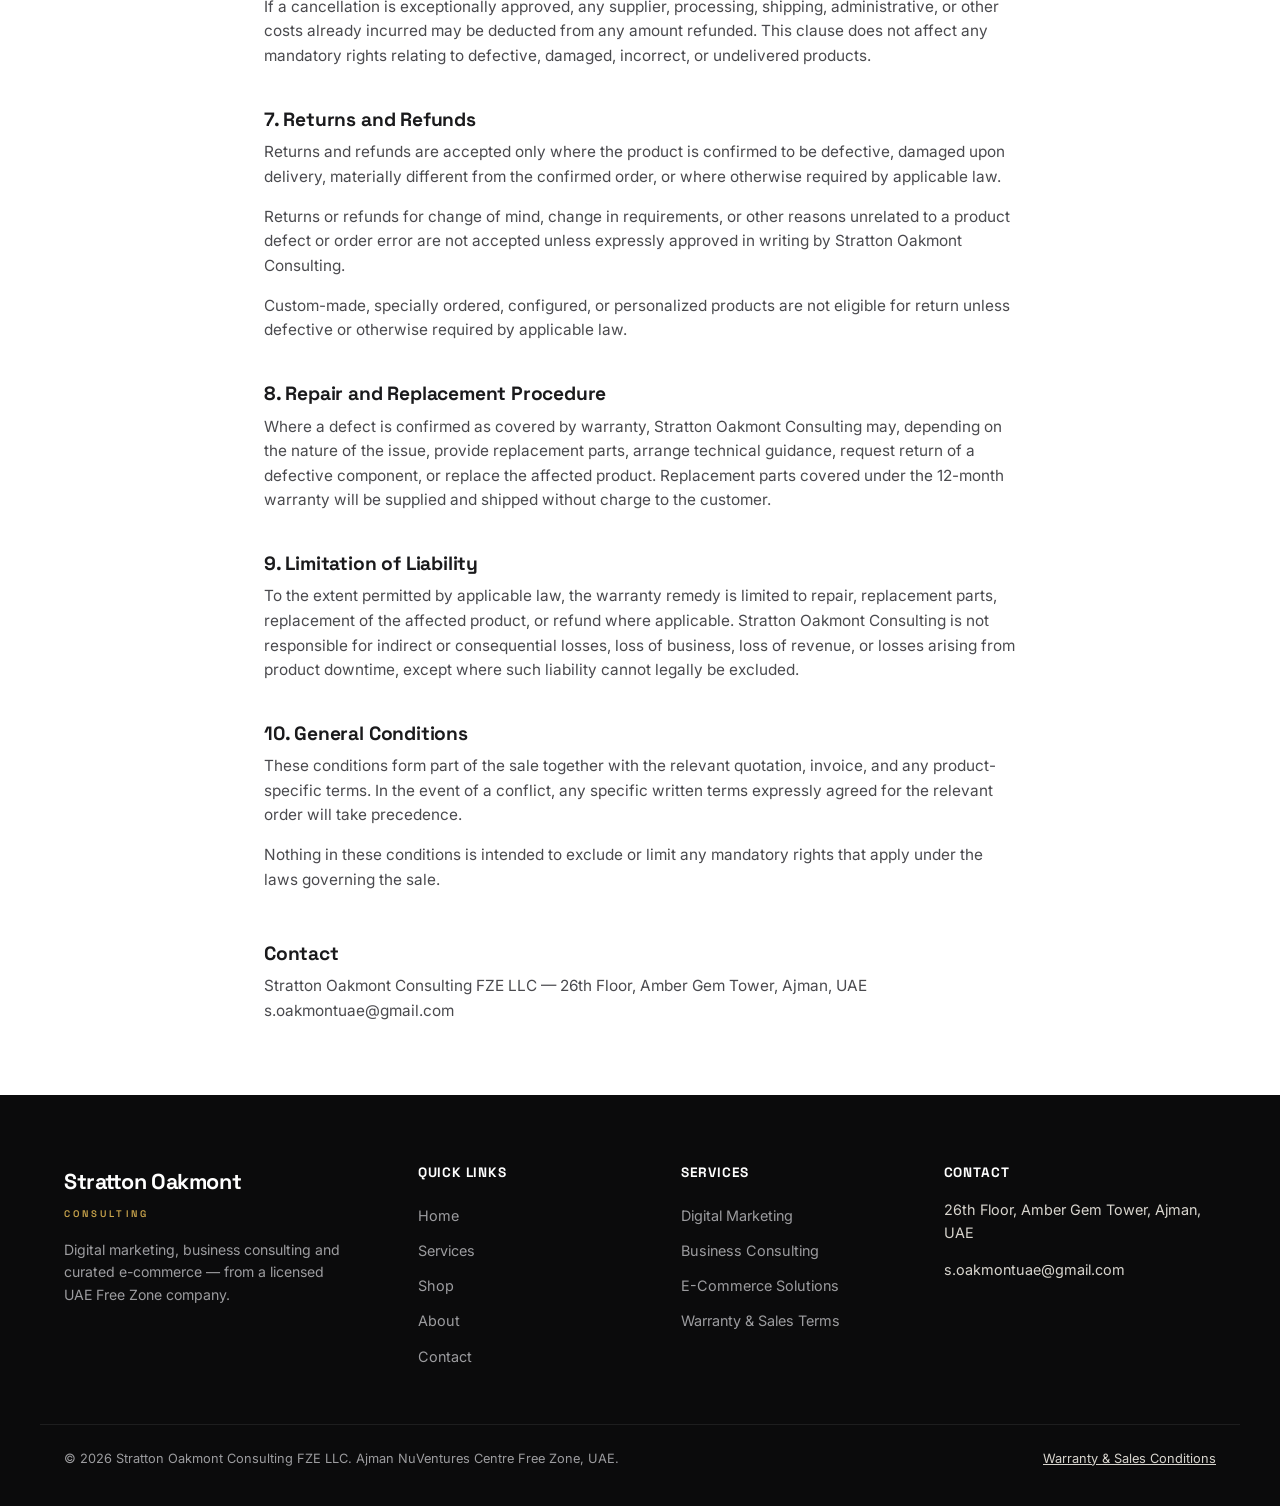
<file: terms.html>
<!doctype html>
<html lang="en">
<head>
<meta charset="UTF-8">
<meta name="viewport" content="width=device-width, initial-scale=1.0">
<title>Warranty &amp; Sales Conditions | Stratton Oakmont Consulting</title>
<meta name="description" content="Warranty coverage, delivery, returns and sales conditions applicable to products supplied by Stratton Oakmont Consulting.">
<link rel="preconnect" href="https://fonts.googleapis.com">
<link href="https://fonts.googleapis.com/css2?family=Space+Grotesk:wght@500;600;700;800&family=Inter:wght@400;500;600;700&display=swap" rel="stylesheet">
<link rel="stylesheet" href="assets/css/style.css">
<style>
  .legal-body{ max-width:800px; margin:0 auto; }
  .legal-body h2{ font-size:1.2rem; margin-top:40px; }
  .legal-body h2:first-child{ margin-top:0; }
  .legal-body p{ color:var(--gray-700); font-size:.96rem; }
  .legal-note{ background:var(--cream); border-radius:var(--radius); padding:18px 20px; font-size:.88rem; color:var(--gray-700); margin-bottom:40px; }
</style>
</head>
<body>

<header class="site-header">
  <div class="container header-inner">
    <a href="index.html" class="logo">
      <span class="logo-main">Stratton Oakmont</span>
      <span class="logo-sub">CONSULTING</span>
    </a>
    <nav class="main-nav" id="mainNav">
      <a href="index.html">Home</a>
      <a href="services.html">Services</a>
      <a href="shop.html">Shop</a>
      <a href="about.html">About</a>
      <a href="contact.html">Contact</a>
    </nav>
    <div class="header-actions">
      <button class="cart-btn" id="cartBtn" aria-label="Open inquiry cart">
        <svg width="22" height="22" viewBox="0 0 24 24" fill="none" stroke="currentColor" stroke-width="1.8" stroke-linecap="round" stroke-linejoin="round"><path d="M6 8h12l-1 12H7L6 8z"/><path d="M9 8V6a3 3 0 0 1 6 0v2"/></svg>
        <span class="cart-count">0</span>
      </button>
      <a href="contact.html" class="btn btn-gold btn-sm">Get a Quote</a>
      <button class="nav-toggle" id="navToggle" aria-label="Toggle menu">☰</button>
    </div>
  </div>
</header>

<section class="section-tight">
  <div class="container legal-body">
    <div class="eyebrow">Legal</div>
    <h1 style="font-size:2rem">Warranty &amp; Sales Conditions</h1>
    <p style="color:var(--gray-600)">Applicable to products supplied by Stratton Oakmont Consulting FZE LLC.</p>
    <div class="legal-note">By confirming an order and/or making payment, the customer acknowledges and accepts these Warranty &amp; Sales Conditions. These conditions apply together with any product-specific terms stated in the relevant quotation or invoice.</div>

    <h2>1. Warranty Coverage</h2>
    <p>All products supplied by Stratton Oakmont Consulting are covered by a 12-month limited warranty from the date of delivery, unless a different warranty period is expressly stated in the quotation or invoice.</p>
    <p>During the warranty period, if a product develops a confirmed manufacturing defect or technical malfunction under normal and intended use, the required replacement parts will be provided free of charge, including the shipping cost of those replacement parts. Technical assistance may also be provided to identify the defective component and determine the appropriate remedy.</p>

    <h2>2. Products Damaged, Defective or Incorrect on Arrival</h2>
    <p>The customer should inspect the product promptly upon delivery. If the product arrives damaged, defective, incomplete, or materially different from the confirmed order, the customer must notify Stratton Oakmont Consulting as soon as reasonably possible and provide supporting evidence where requested.</p>
    <p>The remedy may include replacement parts, repair assistance, replacement of the affected product, or a refund where repair or replacement is not reasonably possible.</p>

    <h2>3. Evidence Required for a Claim</h2>
    <p>To assess a warranty or delivery-related claim, Stratton Oakmont Consulting may request the order or invoice number, product serial number (where applicable), photographs or video showing the issue, photographs of the packaging, a description of the malfunction, and any other information reasonably required for technical assessment.</p>

    <h2>4. Warranty Exclusions</h2>
    <p>This warranty does not cover damage or malfunction caused by misuse, abuse, incorrect installation, unauthorized modification or repair, accidental or physical damage after delivery, improper electrical connection or voltage, water or fire damage, abnormal environmental conditions, normal wear and tear, failure to perform required maintenance, or transportation arranged independently by the customer.</p>

    <h2>5. Delivery</h2>
    <p>Unless otherwise stated in the quotation or invoice, the estimated delivery timeframe is 10–15 business days from order confirmation. Delivery dates are estimates and may be affected by stock availability, carrier schedules, customs clearance, public holidays, weather conditions, or other circumstances outside the reasonable control of Stratton Oakmont Consulting.</p>
    <p>Any material change to the estimated delivery timeframe will be communicated to the customer where reasonably possible.</p>

    <h2>6. Order Cancellation</h2>
    <p>All orders are considered final once confirmed and/or payment has been received. Cancellation due to a change of mind, change in requirements, or for any reason unrelated to a failure by Stratton Oakmont Consulting to supply the confirmed product is not accepted, unless expressly approved in writing by Stratton Oakmont Consulting.</p>
    <p>If a cancellation is exceptionally approved, any supplier, processing, shipping, administrative, or other costs already incurred may be deducted from any amount refunded. This clause does not affect any mandatory rights relating to defective, damaged, incorrect, or undelivered products.</p>

    <h2>7. Returns and Refunds</h2>
    <p>Returns and refunds are accepted only where the product is confirmed to be defective, damaged upon delivery, materially different from the confirmed order, or where otherwise required by applicable law.</p>
    <p>Returns or refunds for change of mind, change in requirements, or other reasons unrelated to a product defect or order error are not accepted unless expressly approved in writing by Stratton Oakmont Consulting.</p>
    <p>Custom-made, specially ordered, configured, or personalized products are not eligible for return unless defective or otherwise required by applicable law.</p>

    <h2>8. Repair and Replacement Procedure</h2>
    <p>Where a defect is confirmed as covered by warranty, Stratton Oakmont Consulting may, depending on the nature of the issue, provide replacement parts, arrange technical guidance, request return of a defective component, or replace the affected product. Replacement parts covered under the 12-month warranty will be supplied and shipped without charge to the customer.</p>

    <h2>9. Limitation of Liability</h2>
    <p>To the extent permitted by applicable law, the warranty remedy is limited to repair, replacement parts, replacement of the affected product, or refund where applicable. Stratton Oakmont Consulting is not responsible for indirect or consequential losses, loss of business, loss of revenue, or losses arising from product downtime, except where such liability cannot legally be excluded.</p>

    <h2>10. General Conditions</h2>
    <p>These conditions form part of the sale together with the relevant quotation, invoice, and any product-specific terms. In the event of a conflict, any specific written terms expressly agreed for the relevant order will take precedence.</p>
    <p>Nothing in these conditions is intended to exclude or limit any mandatory rights that apply under the laws governing the sale.</p>

    <h2 style="margin-top:50px">Contact</h2>
    <p>Stratton Oakmont Consulting FZE LLC — 26th Floor, Amber Gem Tower, Ajman, UAE<br>
    s.oakmontuae@gmail.com</p>
  </div>
</section>

<div class="cart-overlay" id="cartOverlay"></div>
<div class="cart-drawer" id="cartDrawer">
  <div class="cart-drawer-inner">
    <div class="cart-header"><h3>Your Inquiry List</h3><button id="cartClose" aria-label="Close cart">&times;</button></div>
    <div class="cart-items" id="cartItems"></div>
    <div class="cart-footer">
      <div class="cart-total"><span>Estimated Total</span><span id="cartTotal">AED 0</span></div>
      <a href="contact.html#quote" class="btn btn-gold btn-block">Request This Quote</a>
      <button class="btn btn-outline btn-block" id="cartClear">Clear List</button>
    </div>
  </div>
</div>

<footer class="site-footer">
  <div class="container footer-grid">
    <div class="footer-brand">
      <span class="logo-main">Stratton Oakmont</span><br>
      <span class="logo-sub" style="color:var(--gold)">CONSULTING</span>
      <p>Digital marketing, business consulting and curated e-commerce — from a licensed UAE Free Zone company.</p>
    </div>
    <div class="footer-links">
      <h4>Quick Links</h4>
      <a href="index.html">Home</a>
      <a href="services.html">Services</a>
      <a href="shop.html">Shop</a>
      <a href="about.html">About</a>
      <a href="contact.html">Contact</a>
    </div>
    <div class="footer-services">
      <h4>Services</h4>
      <a href="services.html#digital-marketing">Digital Marketing</a>
      <a href="services.html#business-consulting">Business Consulting</a>
      <a href="services.html#ecommerce">E-Commerce Solutions</a>
      <a href="terms.html">Warranty &amp; Sales Terms</a>
    </div>
    <div class="footer-contact">
      <h4>Contact</h4>
      <div class="contact-line"><span>26th Floor, Amber Gem Tower, Ajman, UAE</span></div>
      <div class="contact-line"><span>s.oakmontuae@gmail.com</span></div>
    </div>
  </div>
  <div class="footer-bottom container">
    <p>© 2026 Stratton Oakmont Consulting FZE LLC. Ajman NuVentures Centre Free Zone, UAE.</p>
    <a href="terms.html">Warranty &amp; Sales Conditions</a>
  </div>
</footer>

<script src="assets/js/cart.js"></script>
<script src="assets/js/main.js"></script>
</body>
</html>
</file>
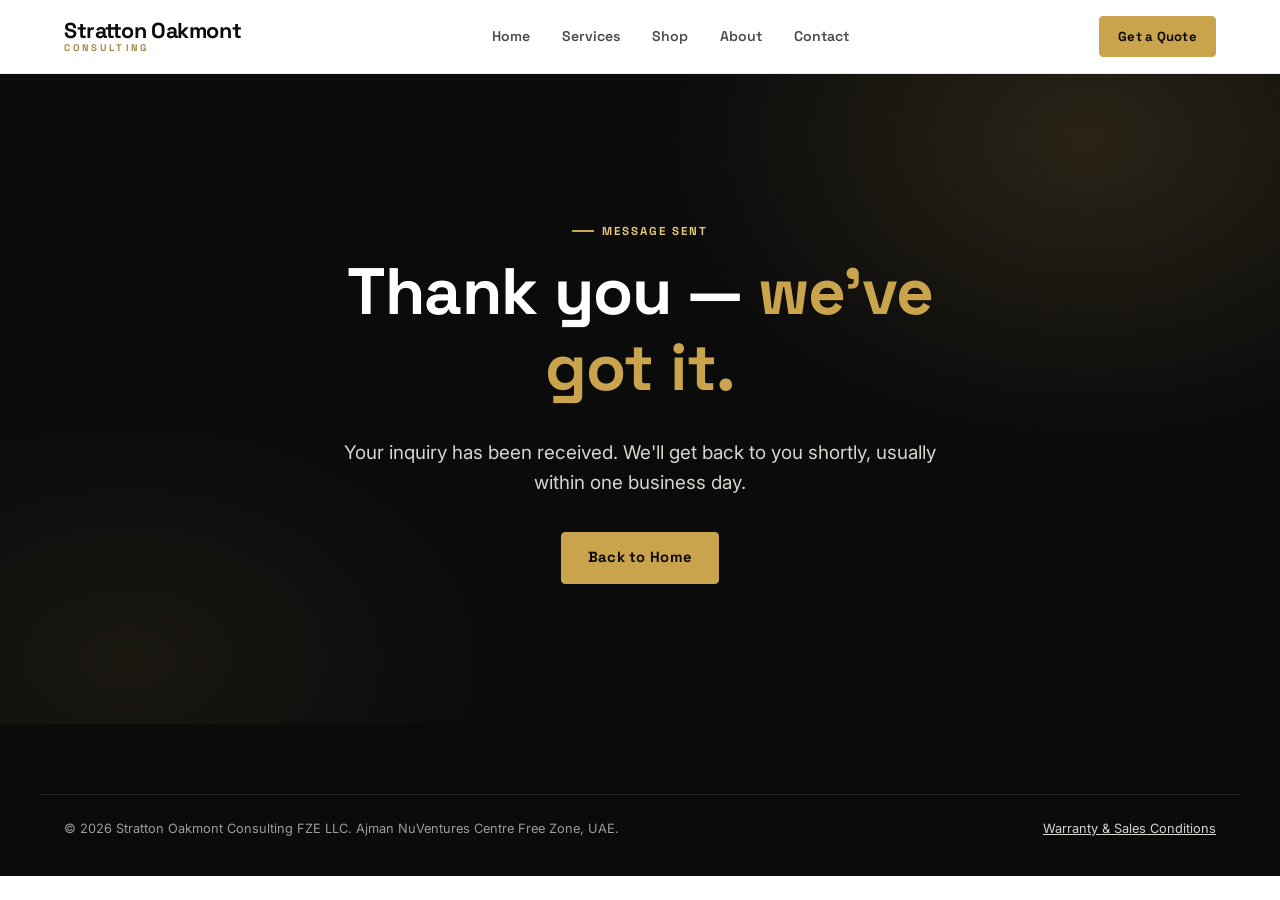
<file: thank-you.html>
<!doctype html>
<html lang="en">
<head>
<meta charset="UTF-8">
<meta name="viewport" content="width=device-width, initial-scale=1.0">
<title>Thank You | Stratton Oakmont Consulting</title>
<link rel="preconnect" href="https://fonts.googleapis.com">
<link href="https://fonts.googleapis.com/css2?family=Space+Grotesk:wght@500;600;700;800&family=Inter:wght@400;500;600;700&display=swap" rel="stylesheet">
<link rel="stylesheet" href="assets/css/style.css">
</head>
<body>

<header class="site-header">
  <div class="container header-inner">
    <a href="index.html" class="logo">
      <span class="logo-main">Stratton Oakmont</span>
      <span class="logo-sub">CONSULTING</span>
    </a>
    <nav class="main-nav" id="mainNav">
      <a href="index.html">Home</a>
      <a href="services.html">Services</a>
      <a href="shop.html">Shop</a>
      <a href="about.html">About</a>
      <a href="contact.html">Contact</a>
    </nav>
    <div class="header-actions">
      <a href="contact.html" class="btn btn-gold btn-sm">Get a Quote</a>
      <button class="nav-toggle" id="navToggle" aria-label="Toggle menu">☰</button>
    </div>
  </div>
</header>

<section class="hero text-center" style="padding:140px 0">
  <div class="container hero-inner" style="margin:0 auto;text-align:center">
    <div class="eyebrow" style="justify-content:center">Message Sent</div>
    <h1>Thank you — <em>we've got it.</em></h1>
    <p class="lead" style="margin:0 auto 34px">Your inquiry has been received. We'll get back to you shortly, usually within one business day.</p>
    <div class="hero-cta" style="justify-content:center">
      <a href="index.html" class="btn btn-gold">Back to Home</a>
    </div>
  </div>
</section>

<footer class="site-footer">
  <div class="footer-bottom container" style="border-top:1px solid rgba(255,255,255,.08);padding-top:24px">
    <p>© 2026 Stratton Oakmont Consulting FZE LLC. Ajman NuVentures Centre Free Zone, UAE.</p>
    <a href="terms.html">Warranty &amp; Sales Conditions</a>
  </div>
</footer>

<script src="assets/js/main.js"></script>
</body>
</html>
</file>
<file: assets/css/style.css>
/* ============================================================
   Stratton Oakmont Consulting — Design System
   ============================================================ */

:root{
  --black: #0B0B0C;
  --black-soft: #17171A;
  --black-softer: #222226;
  --gold: #C9A44C;
  --gold-light: #E4C878;
  --gold-dark: #9C7C33;
  --cream: #F7F4EE;
  --white: #FFFFFF;
  --gray-900: #1A1A1C;
  --gray-700: #4A4A4E;
  --gray-600: #6B6B6E;
  --gray-400: #9C9C9F;
  --gray-300: #D8D5CE;
  --gray-100: #EFECE4;

  --font-head: 'Space Grotesk', 'Segoe UI', sans-serif;
  --font-body: 'Inter', 'Segoe UI', sans-serif;

  --container: 1200px;
  --radius: 4px;
  --radius-lg: 10px;
  --shadow-sm: 0 2px 10px rgba(11,11,12,0.06);
  --shadow-md: 0 10px 30px rgba(11,11,12,0.10);
  --shadow-gold: 0 8px 24px rgba(201,164,76,0.28);
}

*, *::before, *::after{ box-sizing: border-box; }
html{ scroll-behavior: smooth; }
body{
  margin:0;
  font-family: var(--font-body);
  color: var(--gray-900);
  background: var(--white);
  line-height: 1.6;
  -webkit-font-smoothing: antialiased;
}
img{ max-width:100%; display:block; }
a{ color: inherit; text-decoration:none; }
ul{ list-style:none; margin:0; padding:0; }
h1,h2,h3,h4{ font-family: var(--font-head); font-weight:700; line-height:1.15; margin:0 0 .5em; letter-spacing:-0.01em; }
p{ margin:0 0 1em; }
.container{ width:100%; max-width: var(--container); margin:0 auto; padding:0 24px; }
section{ padding: 88px 0; }
.section-tight{ padding: 56px 0; }

.eyebrow{
  display:inline-flex; align-items:center; gap:8px;
  font-family: var(--font-head); font-size:.72rem; font-weight:700;
  letter-spacing:.18em; text-transform:uppercase; color: var(--gold-dark);
  margin-bottom:14px;
}
.eyebrow::before{ content:""; width:22px; height:2px; background:var(--gold); display:inline-block; }

.section-head{ max-width:680px; margin-bottom:48px; }
.section-head.center{ margin-left:auto; margin-right:auto; text-align:center; }
.section-head h2{ font-size: clamp(1.8rem, 3vw, 2.5rem); }
.section-head p{ color: var(--gray-600); font-size:1.05rem; }

/* ---------- Buttons ---------- */
.btn{
  display:inline-flex; align-items:center; justify-content:center; gap:8px;
  font-family: var(--font-head); font-weight:700; font-size:.92rem;
  letter-spacing:.02em; padding: 13px 26px; border-radius: var(--radius);
  border: 1.5px solid transparent; cursor:pointer; transition: all .2s ease;
  white-space: nowrap;
}
.btn-gold{ background: var(--gold); color: var(--black); border-color: var(--gold); }
.btn-gold:hover{ background: var(--gold-light); border-color: var(--gold-light); transform: translateY(-1px); box-shadow: var(--shadow-gold); }
.btn-dark{ background: var(--black); color: var(--white); border-color: var(--black); }
.btn-dark:hover{ background: var(--black-soft); transform: translateY(-1px); }
.btn-outline{ background:transparent; color: var(--black); border-color: var(--black); }
.btn-outline:hover{ background: var(--black); color: var(--white); }
.btn-outline-light{ background:transparent; color: var(--white); border-color: rgba(255,255,255,.45); }
.btn-outline-light:hover{ background: var(--white); color: var(--black); border-color: var(--white); }
.btn-sm{ padding: 9px 18px; font-size:.82rem; }
.btn-block{ width:100%; }
.btn:disabled{ opacity:.55; cursor:not-allowed; transform:none !important; box-shadow:none !important; }

/* ---------- Header ---------- */
.site-header{
  position: sticky; top:0; z-index:200; background: rgba(255,255,255,.92);
  backdrop-filter: blur(10px); border-bottom:1px solid var(--gray-100);
}
.header-inner{ display:flex; align-items:center; justify-content:space-between; gap:24px; padding:16px 24px; }
.logo{ display:flex; flex-direction:column; line-height:1; }
.logo-main{ font-family: var(--font-head); font-weight:800; font-size:1.35rem; letter-spacing:-0.02em; color:var(--black); }
.logo-sub{ font-family: var(--font-head); font-weight:600; font-size:.6rem; letter-spacing:.32em; color: var(--gold-dark); margin-top:2px; }
.main-nav{ display:flex; align-items:center; gap:32px; }
.main-nav a{ font-family: var(--font-head); font-size:.88rem; font-weight:600; color: var(--gray-700); position:relative; padding:6px 0; }
.main-nav a:hover, .main-nav a.active{ color: var(--black); }
.main-nav a.active::after{ content:""; position:absolute; left:0; right:0; bottom:0; height:2px; background: var(--gold); }
.header-actions{ display:flex; align-items:center; gap:14px; }
.cart-btn{ position:relative; background:none; border:none; cursor:pointer; padding:8px; color: var(--black); display:flex; }
.cart-count{
  position:absolute; top:-2px; right:-2px; background: var(--gold); color: var(--black);
  font-family: var(--font-head); font-size:.65rem; font-weight:800; width:17px; height:17px;
  border-radius:50%; display:flex; align-items:center; justify-content:center;
}
.nav-toggle{ display:none; background:none; border:none; font-size:1.5rem; cursor:pointer; padding:4px 8px; }

/* ---------- Hero ---------- */
.hero{
  position:relative; background: var(--black); color: var(--white);
  padding: 130px 0 150px; overflow:hidden;
}
.hero::before{
  content:""; position:absolute; inset:0;
  background:
    radial-gradient(ellipse 700px 500px at 85% 10%, rgba(201,164,76,0.16), transparent 60%),
    radial-gradient(ellipse 600px 400px at 10% 90%, rgba(201,164,76,0.08), transparent 60%);
  pointer-events:none;
}
.hero-inner{ position:relative; max-width:760px; }
.hero .eyebrow{ color: var(--gold-light); }
.hero h1{ font-size: clamp(2.4rem, 5.2vw, 4.1rem); color: var(--white); }
.hero h1 em{ font-style:normal; color: var(--gold); }
.hero p.lead{ font-size:1.18rem; color: var(--gray-300); max-width:600px; margin-bottom:34px; }
.hero-cta{ display:flex; gap:16px; flex-wrap:wrap; }
.hero-stats{
  position:relative; display:flex; gap:48px; margin-top:64px; flex-wrap:wrap;
  padding-top:36px; border-top:1px solid rgba(255,255,255,.12);
}
.hero-stat b{ display:block; font-family: var(--font-head); font-size:1.6rem; color: var(--gold-light); }
.hero-stat span{ font-size:.82rem; color: var(--gray-400); }

.wave-divider{ display:block; width:100%; line-height:0; }
.wave-divider svg{ width:100%; height:auto; display:block; }

/* ---------- Trust bar ---------- */
.trust-bar{ background: var(--cream); padding: 26px 0; border-bottom:1px solid var(--gray-100); }
.trust-bar .container{ display:flex; flex-wrap:wrap; gap:28px; align-items:center; justify-content:center; }
.trust-item{ display:flex; align-items:center; gap:10px; font-family: var(--font-head); font-size:.82rem; font-weight:600; color: var(--gray-700); }
.trust-item svg{ flex-shrink:0; color: var(--gold-dark); }

/* ---------- Cards: services ---------- */
.grid-3{ display:grid; grid-template-columns: repeat(3, 1fr); gap:28px; }
.grid-2{ display:grid; grid-template-columns: repeat(2, 1fr); gap:28px; }
.service-card{
  background: var(--white); border:1px solid var(--gray-100); border-radius: var(--radius-lg);
  padding:36px 30px; transition: all .25s ease; position:relative;
}
.service-card:hover{ border-color: var(--gold); box-shadow: var(--shadow-md); transform: translateY(-4px); }
.service-icon{
  width:52px; height:52px; border-radius:12px; background: var(--black);
  display:flex; align-items:center; justify-content:center; color: var(--gold); margin-bottom:22px;
}
.service-card h3{ font-size:1.25rem; margin-bottom:10px; }
.service-card p{ color: var(--gray-600); font-size:.95rem; margin-bottom:18px; }
.service-card ul{ margin-bottom:20px; }
.service-card ul li{ display:flex; gap:10px; font-size:.88rem; color: var(--gray-700); padding:5px 0; }
.service-card ul li::before{ content:"—"; color: var(--gold-dark); flex-shrink:0; }
.service-card .link-arrow{ font-family: var(--font-head); font-weight:700; font-size:.86rem; color:var(--black); display:inline-flex; align-items:center; gap:6px; }
.service-card .link-arrow:hover{ color: var(--gold-dark); }

/* ---------- Package pricing cards ---------- */
.pkg-grid{ display:grid; grid-template-columns: repeat(3,1fr); gap:26px; align-items:stretch; }
.pkg-card{
  background: var(--white); border:1.5px solid var(--gray-100); border-radius: var(--radius-lg);
  padding:34px 28px; display:flex; flex-direction:column; position:relative; transition:all .25s ease;
}
.pkg-card:hover{ box-shadow: var(--shadow-md); transform: translateY(-3px); }
.pkg-card.featured{ border-color: var(--gold); background: var(--black); color:var(--white); }
.pkg-card.featured .pkg-desc{ color: var(--gray-300); }
.pkg-card.featured .pkg-feat li{ color: var(--gray-300); }
.pkg-card.featured .pkg-feat li::before{ color: var(--gold); }
.pkg-badge{
  position:absolute; top:-13px; left:28px; background: var(--gold); color:var(--black);
  font-family: var(--font-head); font-size:.68rem; font-weight:800; letter-spacing:.08em;
  text-transform:uppercase; padding:5px 12px; border-radius:20px;
}
.pkg-name{ font-family: var(--font-head); font-weight:700; font-size:1.1rem; margin-bottom:6px; }
.pkg-desc{ color: var(--gray-600); font-size:.86rem; margin-bottom:18px; min-height:40px; }
.pkg-price{ font-family: var(--font-head); font-weight:800; font-size:2rem; margin-bottom:2px; }
.pkg-price span{ font-size:.9rem; font-weight:600; color: var(--gray-400); }
.pkg-period{ font-size:.78rem; color: var(--gray-400); margin-bottom:22px; display:block; }
.pkg-feat{ flex:1; margin-bottom:24px; }
.pkg-feat li{ display:flex; gap:10px; font-size:.87rem; padding:7px 0; border-top:1px solid var(--gray-100); color: var(--gray-700); }
.pkg-card.featured .pkg-feat li{ border-top-color: rgba(255,255,255,.1); }
.pkg-feat li:first-child{ border-top:none; }
.pkg-feat li::before{ content:"✓"; color: var(--gold-dark); font-weight:800; flex-shrink:0; }
.pkg-actions{ display:flex; flex-direction:column; gap:10px; }

/* ---------- Shop ---------- */
.shop-toolbar{ display:flex; flex-wrap:wrap; gap:12px; justify-content:space-between; align-items:center; margin-bottom:36px; }
.filter-tabs{ display:flex; gap:8px; flex-wrap:wrap; }
.filter-tab{
  font-family: var(--font-head); font-size:.82rem; font-weight:700; padding:9px 18px;
  border:1.5px solid var(--gray-300); border-radius:30px; background:var(--white); cursor:pointer; transition: all .2s;
}
.filter-tab:hover{ border-color: var(--black); }
.filter-tab.active{ background: var(--black); border-color: var(--black); color: var(--white); }

.product-grid{ display:grid; grid-template-columns: repeat(3, 1fr); gap:28px; }
.product-card{
  border:1px solid var(--gray-100); border-radius: var(--radius-lg); overflow:hidden;
  background: var(--white); transition: all .25s ease; display:flex; flex-direction:column;
}
.product-card:hover{ box-shadow: var(--shadow-md); transform: translateY(-4px); border-color: var(--gray-300); }
.product-media{
  aspect-ratio: 4/3; background: linear-gradient(150deg, var(--black) 0%, var(--black-soft) 60%, var(--gold-dark) 150%);
  display:flex; align-items:center; justify-content:center; position:relative; overflow:hidden;
}
.product-media svg{ width:64px; height:64px; color: var(--gold-light); opacity:.9; position:relative; z-index:2; }
.product-media::after{
  content:""; position:absolute; inset:0;
  background: radial-gradient(circle at 30% 20%, rgba(228,200,120,0.25), transparent 55%);
}
.product-tag{
  position:absolute; top:12px; left:12px; z-index:3; background: var(--gold); color:var(--black);
  font-family: var(--font-head); font-size:.65rem; font-weight:800; letter-spacing:.05em; text-transform:uppercase;
  padding:4px 10px; border-radius:20px;
}
.product-body{ padding:22px; display:flex; flex-direction:column; flex:1; }
.product-cat{ font-size:.72rem; font-weight:700; letter-spacing:.1em; text-transform:uppercase; color: var(--gold-dark); margin-bottom:6px; }
.product-body h3{ font-size:1.08rem; margin-bottom:8px; }
.product-body p{ color: var(--gray-600); font-size:.87rem; margin-bottom:16px; flex:1; }
.product-price{ font-family: var(--font-head); font-weight:800; font-size:1.3rem; margin-bottom:16px; }
.product-price span{ font-size:.78rem; color: var(--gray-400); font-weight:600; }
.product-actions{ display:flex; gap:10px; flex-direction:column; }
.product-actions .btn{ width:100%; }

/* ---------- About ---------- */
.about-hero{ background: var(--cream); padding:80px 0 60px; }
.license-panel{
  background: var(--black); color: var(--white); border-radius: var(--radius-lg);
  padding:36px; display:grid; grid-template-columns: repeat(2,1fr); gap:20px 36px;
}
.license-panel h3{ grid-column: 1/-1; color: var(--gold-light); font-size:1rem; letter-spacing:.05em; text-transform:uppercase; }
.license-row{ display:flex; justify-content:space-between; border-bottom:1px solid rgba(255,255,255,.1); padding:10px 0; font-size:.9rem; }
.license-row b{ color: var(--gray-400); font-weight:600; }
.founder-block{ display:flex; gap:32px; align-items:center; }
.avatar-mono{
  width:110px; height:110px; border-radius:50%; background: var(--black); color: var(--gold);
  display:flex; align-items:center; justify-content:center; font-family: var(--font-head);
  font-weight:800; font-size:2rem; flex-shrink:0; border:3px solid var(--gold);
}
.values-grid{ display:grid; grid-template-columns: repeat(4,1fr); gap:24px; }
.value-item{ text-align:center; padding:20px; }
.value-item .num{ font-family: var(--font-head); font-weight:800; font-size:2.2rem; color: var(--gray-100); display:block; margin-bottom:6px; }

/* ---------- CTA banner ---------- */
.cta-banner{
  background: var(--black); color: var(--white); border-radius: var(--radius-lg);
  padding:60px 50px; display:flex; align-items:center; justify-content:space-between;
  gap:30px; flex-wrap:wrap; position:relative; overflow:hidden;
}
.cta-banner::before{
  content:""; position:absolute; inset:0;
  background: radial-gradient(ellipse 500px 300px at 90% 0%, rgba(201,164,76,0.22), transparent 60%);
}
.cta-banner h2{ color:var(--white); font-size:1.9rem; max-width:480px; position:relative; }
.cta-banner .cta-actions{ position:relative; display:flex; gap:14px; flex-wrap:wrap; }

/* ---------- Contact ---------- */
.contact-grid{ display:grid; grid-template-columns: 1fr 1.3fr; gap:48px; }
.contact-info-card{ background: var(--cream); border-radius: var(--radius-lg); padding:34px; }
.contact-line{ display:flex; gap:14px; padding:16px 0; border-bottom:1px solid var(--gray-300); }
.contact-line:last-of-type{ border-bottom:none; }
.contact-line .ic{ width:38px; height:38px; border-radius:9px; background: var(--black); color: var(--gold); display:flex; align-items:center; justify-content:center; flex-shrink:0; }
.contact-line b{ display:block; font-family: var(--font-head); font-size:.82rem; text-transform:uppercase; letter-spacing:.05em; color: var(--gray-700); margin-bottom:2px; }
.map-embed{ border-radius: var(--radius-lg); overflow:hidden; margin-top:22px; border:1px solid var(--gray-300); }
.map-embed iframe{ width:100%; height:220px; border:0; display:block; }

.form-field{ margin-bottom:18px; }
.form-field label{ display:block; font-family: var(--font-head); font-size:.82rem; font-weight:700; margin-bottom:7px; }
.form-field input, .form-field select, .form-field textarea{
  width:100%; padding:13px 14px; border:1.5px solid var(--gray-300); border-radius: var(--radius);
  font-family: var(--font-body); font-size:.95rem; background: var(--white); transition: border-color .2s;
}
.form-field input:focus, .form-field select:focus, .form-field textarea:focus{ outline:none; border-color: var(--gold); }
.form-row{ display:grid; grid-template-columns:1fr 1fr; gap:18px; }
.quote-summary{ background: var(--cream); border-radius: var(--radius); padding:16px 18px; margin-bottom:20px; font-size:.88rem; }
.quote-summary.empty{ color: var(--gray-600); font-style:italic; }
.quote-summary ul{ margin-top:8px; }
.quote-summary li{ display:flex; justify-content:space-between; padding:4px 0; }
.honey{ position:absolute; left:-9999px; }

/* ---------- Cart drawer ---------- */
.cart-overlay{ position:fixed; inset:0; background: rgba(11,11,12,.55); z-index:400; opacity:0; visibility:hidden; transition: all .25s ease; }
.cart-overlay.open{ opacity:1; visibility:visible; }
.cart-drawer{
  position:fixed; top:0; right:0; height:100vh; width:400px; max-width:92vw; background: var(--white);
  z-index:401; transform: translateX(100%); transition: transform .3s ease; display:flex; flex-direction:column;
  box-shadow: -10px 0 40px rgba(0,0,0,.2);
}
.cart-drawer.open{ transform: translateX(0); }
.cart-drawer-inner{ display:flex; flex-direction:column; height:100%; }
.cart-header{ display:flex; justify-content:space-between; align-items:center; padding:22px 24px; border-bottom:1px solid var(--gray-100); }
.cart-header h3{ margin:0; font-size:1.1rem; }
.cart-header button{ background:none; border:none; font-size:1.6rem; cursor:pointer; line-height:1; color:var(--gray-600); }
.cart-items{ flex:1; overflow-y:auto; padding:10px 24px; }
.cart-item{ display:flex; justify-content:space-between; gap:10px; padding:16px 0; border-bottom:1px solid var(--gray-100); }
.cart-item-name{ font-weight:600; font-size:.92rem; margin-bottom:2px; }
.cart-item-meta{ font-size:.8rem; color: var(--gray-600); }
.cart-item-remove{ background:none; border:none; color: var(--gray-400); cursor:pointer; font-size:.85rem; text-decoration:underline; padding:0; }
.cart-empty{ text-align:center; color: var(--gray-600); padding:60px 20px; font-size:.9rem; }
.cart-footer{ padding:22px 24px; border-top:1px solid var(--gray-100); }
.cart-total{ display:flex; justify-content:space-between; font-family: var(--font-head); font-weight:700; margin-bottom:16px; }
.cart-footer .btn{ margin-bottom:10px; }

/* ---------- Footer ---------- */
.site-footer{ background: var(--black); color: var(--gray-300); padding-top:70px; }
.footer-grid{ display:grid; grid-template-columns: 1.4fr 1fr 1fr 1.2fr; gap:36px; padding-bottom:50px; border-bottom:1px solid rgba(255,255,255,.08); }
.footer-brand .logo-main{ color: var(--white); }
.footer-brand p{ color: var(--gray-400); font-size:.88rem; margin-top:14px; max-width:280px; }
.site-footer h4{ font-family: var(--font-head); color: var(--white); font-size:.85rem; letter-spacing:.06em; text-transform:uppercase; margin-bottom:18px; }
.site-footer .footer-links a, .site-footer .footer-services a{ display:block; color: var(--gray-400); font-size:.9rem; padding:6px 0; transition: color .2s; }
.site-footer .footer-links a:hover, .site-footer .footer-services a:hover{ color: var(--gold-light); }
.footer-contact .contact-line{ border:none; padding:0 0 14px; }
.footer-contact .ic{ background: rgba(255,255,255,.08); }
.footer-contact b{ color: var(--gray-400); }
.footer-contact span, .footer-contact div{ color: var(--gray-300); font-size:.9rem; }
.footer-bottom{ display:flex; justify-content:space-between; flex-wrap:wrap; gap:10px; padding:24px; font-size:.8rem; color: var(--gray-400); }
.footer-bottom a{ color: var(--gray-300); text-decoration:underline; }

/* ---------- Misc ---------- */
.badge-row{ display:flex; gap:10px; flex-wrap:wrap; margin-top:18px; }
.badge{ display:inline-flex; align-items:center; gap:6px; font-size:.76rem; font-weight:700; padding:6px 12px; border-radius:20px; background: var(--gray-100); color: var(--gray-700); }
.divider-wave{ position:relative; height:60px; margin-top:-1px; }
.text-center{ text-align:center; }
.mt-40{ margin-top:40px; }
.two-col{ display:grid; grid-template-columns: 1fr 1fr; gap:60px; align-items:center; }

/* ---------- Responsive ---------- */
@media (max-width: 980px){
  .grid-3, .pkg-grid, .product-grid{ grid-template-columns: repeat(2,1fr); }
  .footer-grid{ grid-template-columns: 1fr 1fr; }
  .contact-grid{ grid-template-columns: 1fr; }
  .values-grid{ grid-template-columns: repeat(2,1fr); }
  .two-col{ grid-template-columns:1fr; gap:30px; }
  .license-panel{ grid-template-columns:1fr; }
}
@media (max-width: 720px){
  .main-nav{
    position:fixed; top:69px; left:0; right:0; background: var(--white); flex-direction:column;
    align-items:flex-start; padding:20px 24px; gap:4px; border-bottom:1px solid var(--gray-100);
    transform: translateY(-150%); transition: transform .25s ease; z-index:150;
  }
  .main-nav.open{ transform: translateY(0); }
  .main-nav a{ width:100%; padding:12px 0; }
  .nav-toggle{ display:block; }
  .grid-3, .pkg-grid, .product-grid, .grid-2, .form-row, .values-grid{ grid-template-columns: 1fr; }
  section{ padding:60px 0; }
  .cta-banner{ padding:40px 26px; flex-direction:column; align-items:flex-start; }
  .founder-block{ flex-direction:column; text-align:center; }
  .header-actions .btn{ display:none; }
}
</file>
